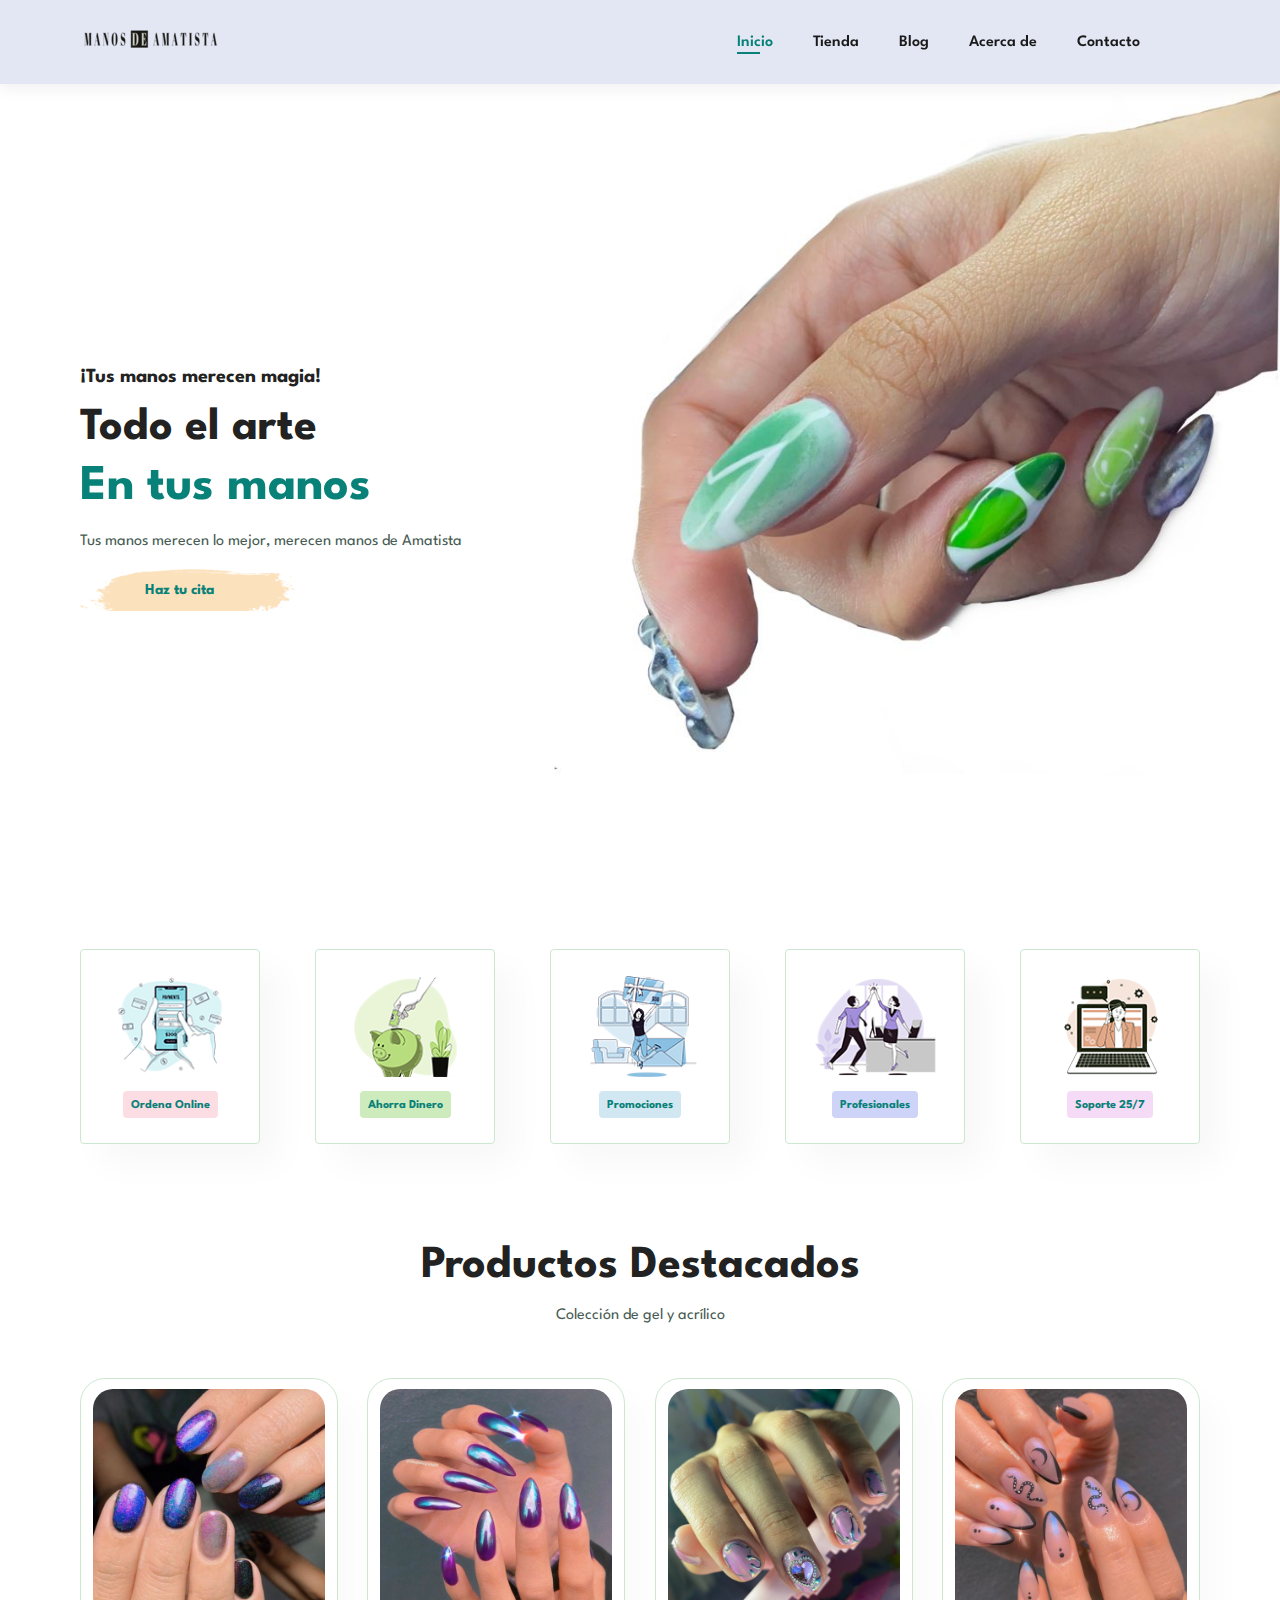
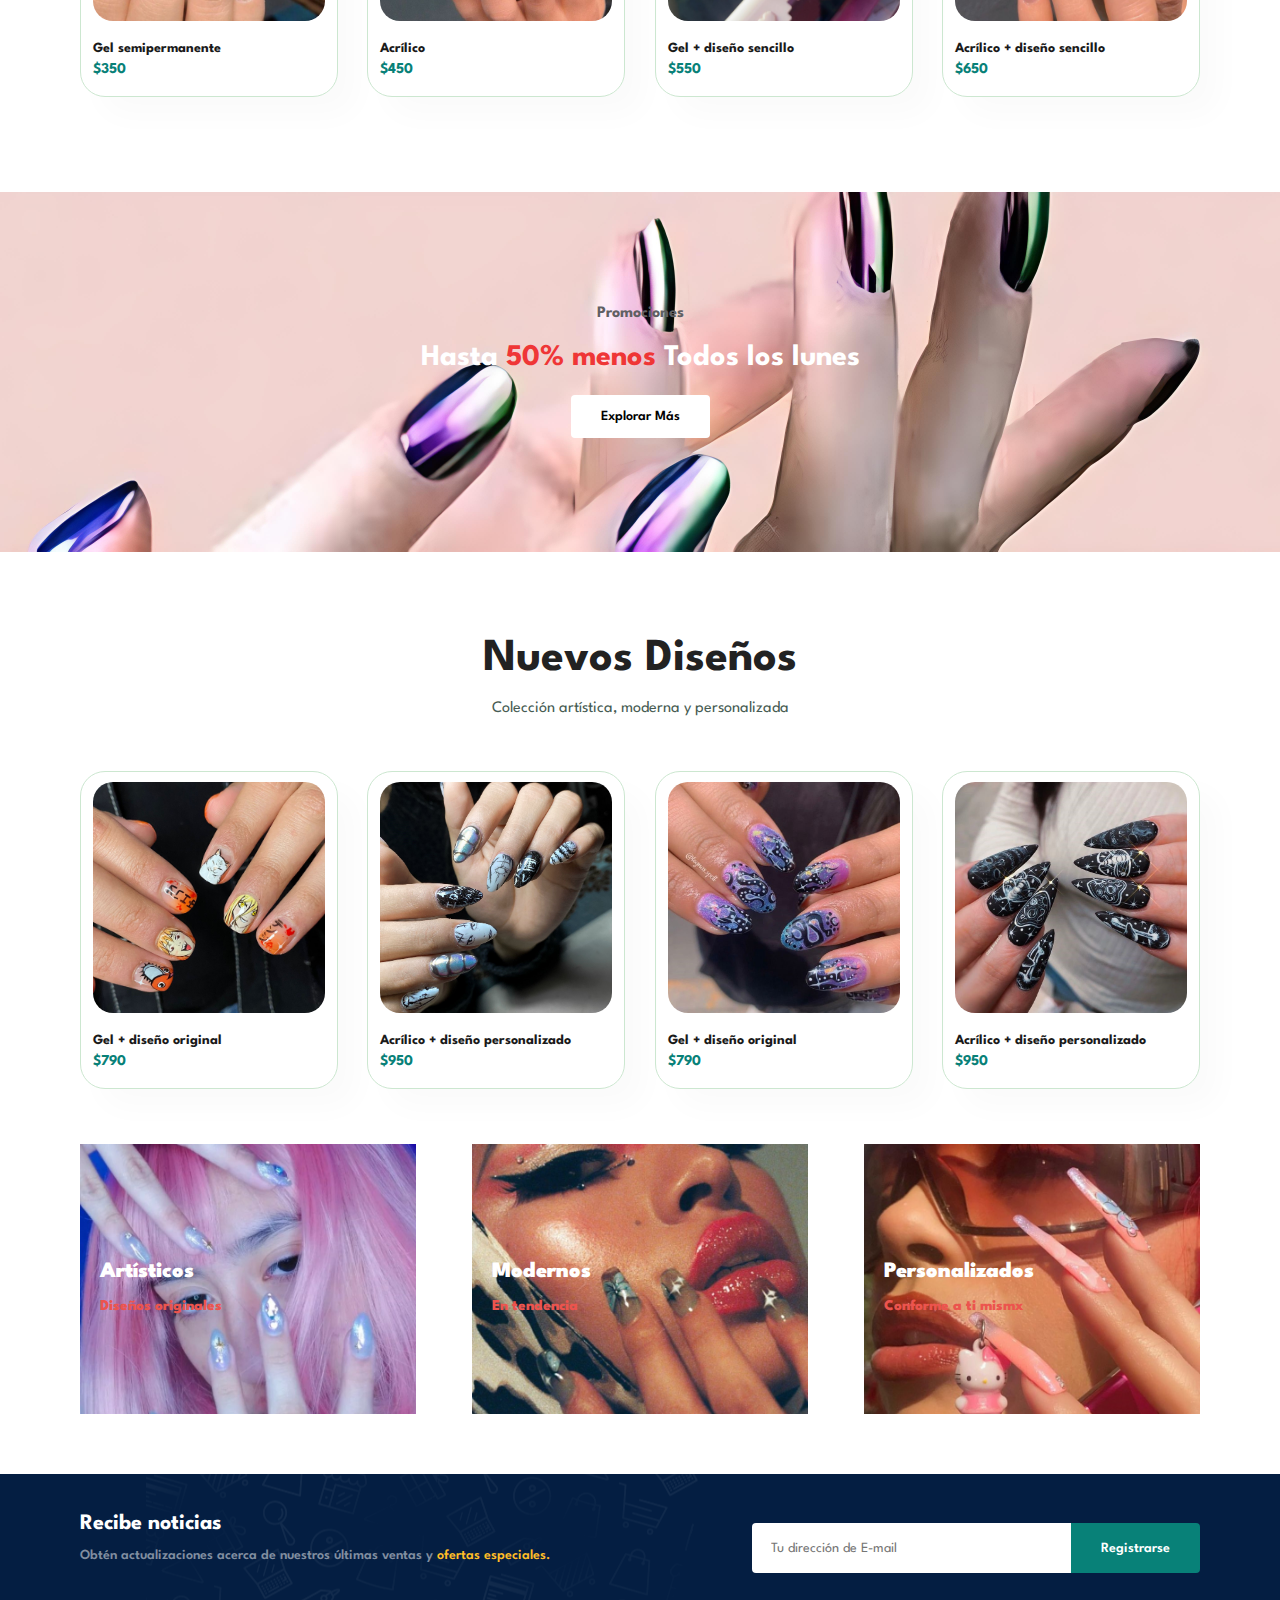
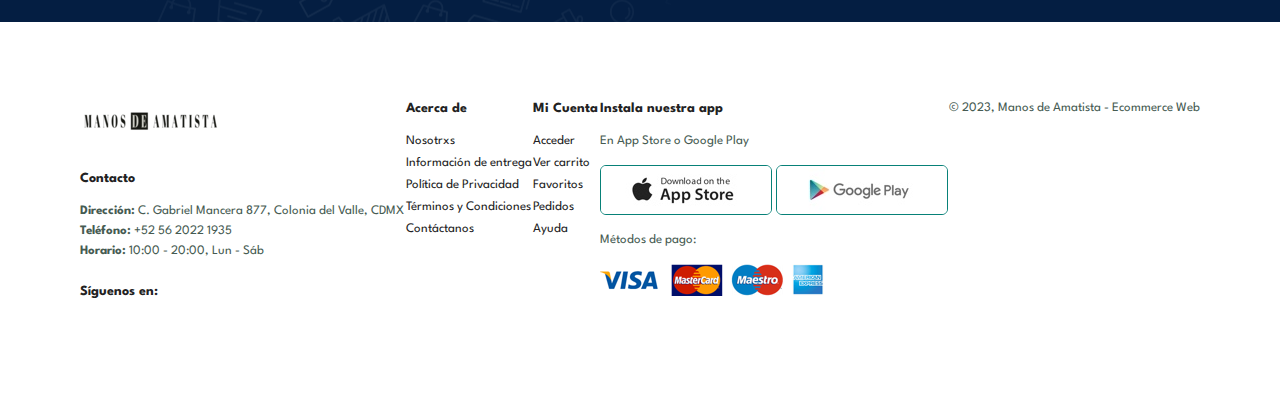
<file: index.html>
<!DOCTYPE html>
<html lang="en">

    <head>
        <meta charset="UTF-8">
        <meta http-equiv="X-UA-Compatible" content="IE=edge">
        <meta name="viewport" content="width=device-width, initial-scale=1.0">
        <title>Manos de Amatista</title>
        <link rel="stylesheet" href="https://cdnjs.cloudflare.com/ajax/libs/font-awesome/6.4.0/css/all.min.css" 
        integrity="sha512-iecdLmaskl7CVkqkXNQ/ZH/XLlvWZOJyj7Yy7tcenmpD1ypASozpmT/E0iPtmFIB46ZmdtAc9eNBvH0H/ZpiBw==" 
        crossorigin="anonymous" referrerpolicy="no-referrer" />
        <link rel="stylesheet" href="style.css">
    </head>

    <body>
        
        <section id="header"> 
            <a href="#"><img src="img/logo.png" class="logo" alt=""></a>

            <div>
                <ul id="navbar">
                    <li><a class="active" href="index.html">Inicio</a></li>
                    <li><a href="shop.html">Tienda</a></li>
                    <li><a href="blog.html">Blog</a></li>
                    <li><a href="about.html">Acerca de</a></li>
                    <li><a href="contact.html">Contacto</a></li>
                    <li id="lg-bag"><a href="cart.html"><i class="fa-solid fa-bag-shopping"></i></a></li>
                    <a href="#" id="close"><i class="fa-solid fa-xmark"></i></a>
                </ul>
            </div>
            <div id="mobile">    
                <a href="cart.html"><i class="fa-solid fa-bag-shopping"></i></a>
                <i id="bar" class="fas fa-outdent"></i>
            </div>
        </section>

        <section id="hero">
            <h4>¡Tus manos merecen magia!</h4>
            <h2>Todo el arte</h2>
            <h1>En tus manos</h1>
            <p>Tus manos merecen lo mejor, merecen manos de Amatista</p>
            <button>Haz tu cita</button>
        </section>

        <section id="feature" class="section-p1">
            <div class="fe-box">
                <img src="img/features/f1.png" alt="">
                <h6>Ordena Online</h6>
            </div>
            <div class="fe-box">
                <img src="img/features/f3.png" alt="">
                <h6>Ahorra Dinero</h6>
            </div>
            <div class="fe-box">
                <img src="img/features/f4.png" alt="">
                <h6>Promociones</h6>
            </div>
            <div class="fe-box">
                <img src="img/features/f5.png" alt="">
                <h6>Profesionales</h6>
            </div>
            <div class="fe-box">
                <img src="img/features/f6.png" alt="">
                <h6>Soporte 25/7</h6>
            </div>
        </section>

        <section id="product1" class="section-p1">
            <h2>Productos Destacados</h2>
            <p>Colección de gel y acrílico</p>
            <div class="pro-container">
                <div class="pro">
                    <img src="img/products/f1.jpg" alt="">
                    <div class="des">
                        
                        <h5>Gel semipermanente</h5>
                        <div class="star">
                            <i class="fas fa-star"></i>
                            <i class="fas fa-star"></i>
                            <i class="fas fa-star"></i>
                            <i class="fas fa-star"></i>
                            <i class="fas fa-star"></i>         
                        </div>
                        <h4>$350</h4>
                    </div> 
      
                </div>
                <div class="pro">
                    <img src="img/products/f2.jpg" alt="">
                    <div class="des">
                        
                        <h5>Acrílico</h5>
                        <div class="star">
                            <i class="fas fa-star"></i>
                            <i class="fas fa-star"></i>
                            <i class="fas fa-star"></i>
                            <i class="fas fa-star"></i>
                            <i class="fas fa-star"></i>         
                        </div>
                        <h4>$450</h4>
                    </div> 
                         
                </div>
                <div class="pro">
                    <img src="img/products/f3.jpg" alt="">
                    <div class="des">
                        
                        <h5>Gel + diseño sencillo</h5>
                        <div class="star">
                            <i class="fas fa-star"></i>
                            <i class="fas fa-star"></i>
                            <i class="fas fa-star"></i>
                            <i class="fas fa-star"></i>
                            <i class="fas fa-star"></i>         
                        </div>
                        <h4>$550</h4>
                    </div> 
                        
                </div>
                <div class="pro">
                    <img src="img/products/f4.jpg" alt="">
                    <div class="des">
                        <h5>Acrílico + diseño sencillo</h5>
                        <div class="star">
                            <i class="fas fa-star"></i>
                            <i class="fas fa-star"></i>
                            <i class="fas fa-star"></i>
                            <i class="fas fa-star"></i>
                            <i class="fas fa-star"></i>         
                        </div>
                        <h4>$650</h4>
                    </div> 
                     
                </div>
            </div>
        </section>

        <section id="banner" class="section-m1">
            <h4>Promociones</h4>
            <h2>Hasta <span>50% menos</span> Todos los lunes </h2>
            <button class="normal">Explorar Más</button>

        </section>

        <section id="product1" class="section-p1">
            <h2>Nuevos Diseños</h2>
            <p>Colección artística, moderna y personalizada</p>
            <div class="pro-container">
                <div class="pro">
                    <img src="img/products/n1.jpg" alt="">
                    <div class="des">
                       
                        <h5>Gel + diseño original</h5>
                        <div class="star">
                            <i class="fas fa-star"></i>
                            <i class="fas fa-star"></i>
                            <i class="fas fa-star"></i>
                            <i class="fas fa-star"></i>
                            <i class="fas fa-star"></i>         
                        </div>
                        <h4>$790</h4>
                    </div> 
                         
                </div>
                <div class="pro">
                    <img src="img/products/n2.jpg" alt="">
                    <div class="des">
                        
                        <h5>Acrílico + diseño personalizado</h5>
                        <div class="star">
                            <i class="fas fa-star"></i>
                            <i class="fas fa-star"></i>
                            <i class="fas fa-star"></i>
                            <i class="fas fa-star"></i>
                            <i class="fas fa-star"></i>         
                        </div>
                        <h4>$950</h4>
                    </div> 
                          
                </div>
                <div class="pro">
                    <img src="img/products/n3.jpg" alt="">
                    <div class="des">
                       
                        <h5>Gel + diseño original</h5>
                        <div class="star">
                            <i class="fas fa-star"></i>
                            <i class="fas fa-star"></i>
                            <i class="fas fa-star"></i>
                            <i class="fas fa-star"></i>
                            <i class="fas fa-star"></i>         
                        </div>
                        <h4>$790</h4>
                    </div> 
                        
                </div>
                <div class="pro">
                    <img src="img/products/n4.jpg" alt="">
                    <div class="des">
                        
                        <h5>Acrílico + diseño personalizado</h5>
                        <div class="star">
                            <i class="fas fa-star"></i>
                            <i class="fas fa-star"></i>
                            <i class="fas fa-star"></i>
                            <i class="fas fa-star"></i>
                            <i class="fas fa-star"></i>         
                        </div>
                        <h4>$950</h4>
                    </div> 
                   
                </div>
            </div>
        </section>

        <section id="banner3">
            <div class="banner-box">
                <h2>Artísticos</h2>
                <h3>Diseños originales</h3>           
            </div>
            <div class="banner-box banner-box2">
                <h2>Modernos</h2>
                <h3>En tendencia</h3>           
            </div>
            <div class="banner-box banner-box3">
                <h2>Personalizados</h2>
                <h3>Conforme a ti mismx</h3>           
            </div>
        </section>

        <section id="newsletter" class="section-p1 section-m1">
            <div class="newstext">
                <h4>Recibe noticias</h4>
                <p>Obtén actualizaciones acerca de nuestros últimas ventas y <span>ofertas especiales.</span> </p>
            </div>
            <div class="form">
                <input type="text" placeholder="Tu dirección de E-mail">
                <button class="normal">Registrarse</button>
            </div>
        </section>

        <footer class="section-p1">
            <div class="col">
                <img class="logo" src="img/logo.png" alt="">
                <h4>Contacto</h4>
                <p><strong>Dirección: </strong> C. Gabriel Mancera 877, Colonia del Valle, CDMX</p>
                <p><strong>Teléfono: </strong> +52 56 2022 1935</p>
                <p><strong>Horario: </strong> 10:00 - 20:00, Lun - Sáb</p>
                <div class="follow">
                    <h4>Síguenos en:</h4>
                    <div class="icon">
                        <i class="fab fa-facebook-f"></i>
                        <i class="fab fa-twitter"></i>
                        <i class="fab fa-instagram"></i>
                        <i class="fab fa-pinterest"></i>
                        <i class="fab fa-youtube"></i>
                    </div>
                </div>
            </div>

            <div class="col">
                <h4>Acerca de</h4>
                <a href="#">Nosotrxs</a>
                <a href="#">Información de entrega</a>
                <a href="#">Política de Privacidad</a>
                <a href="#">Términos y Condiciones</a>
                <a href="#">Contáctanos</a>
            </div>

            <div class="col">
                <h4>Mi Cuenta</h4>
                <a href="#">Acceder</a>
                <a href="#">Ver carrito</a>
                <a href="#">Favoritos</a>
                <a href="#">Pedidos </a>
                <a href="#">Ayuda</a>
            </div>

            <div class="col install">
                <h4>Instala nuestra app</h4>
                <p>En App Store o Google Play</p>
                <div class="row">
                    <img src="img/pay/app.jpg" alt="">
                    <img src="img/pay/play.jpg" alt="">
                </div>
                <p>Métodos de pago:</p>
                <img src="img/pay/pay.png" alt="">
            </div>

            <div class="derechos de autor">
                <p>© 2023, Manos de Amatista - Ecommerce Web</p>
            </div>
        </footer>

        <script src="script.js"></script>
    </body>

</html>
</file>
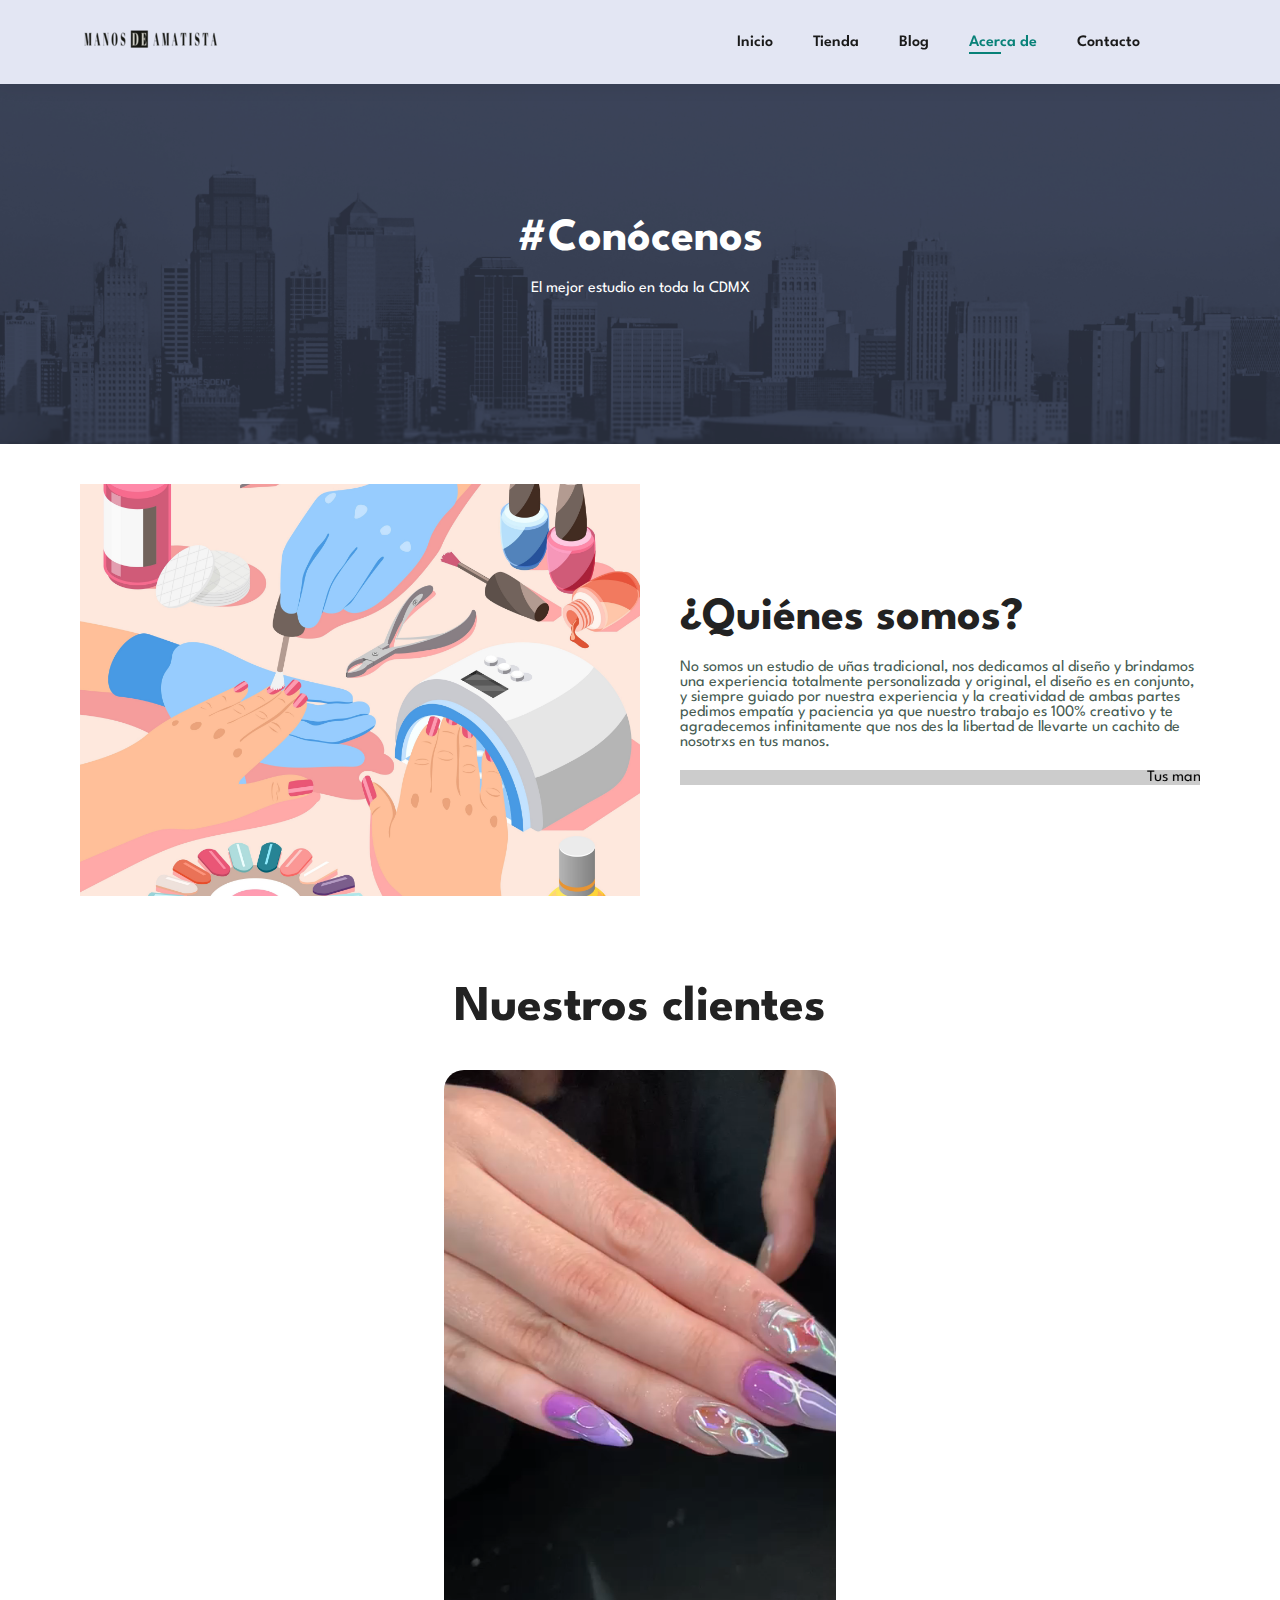
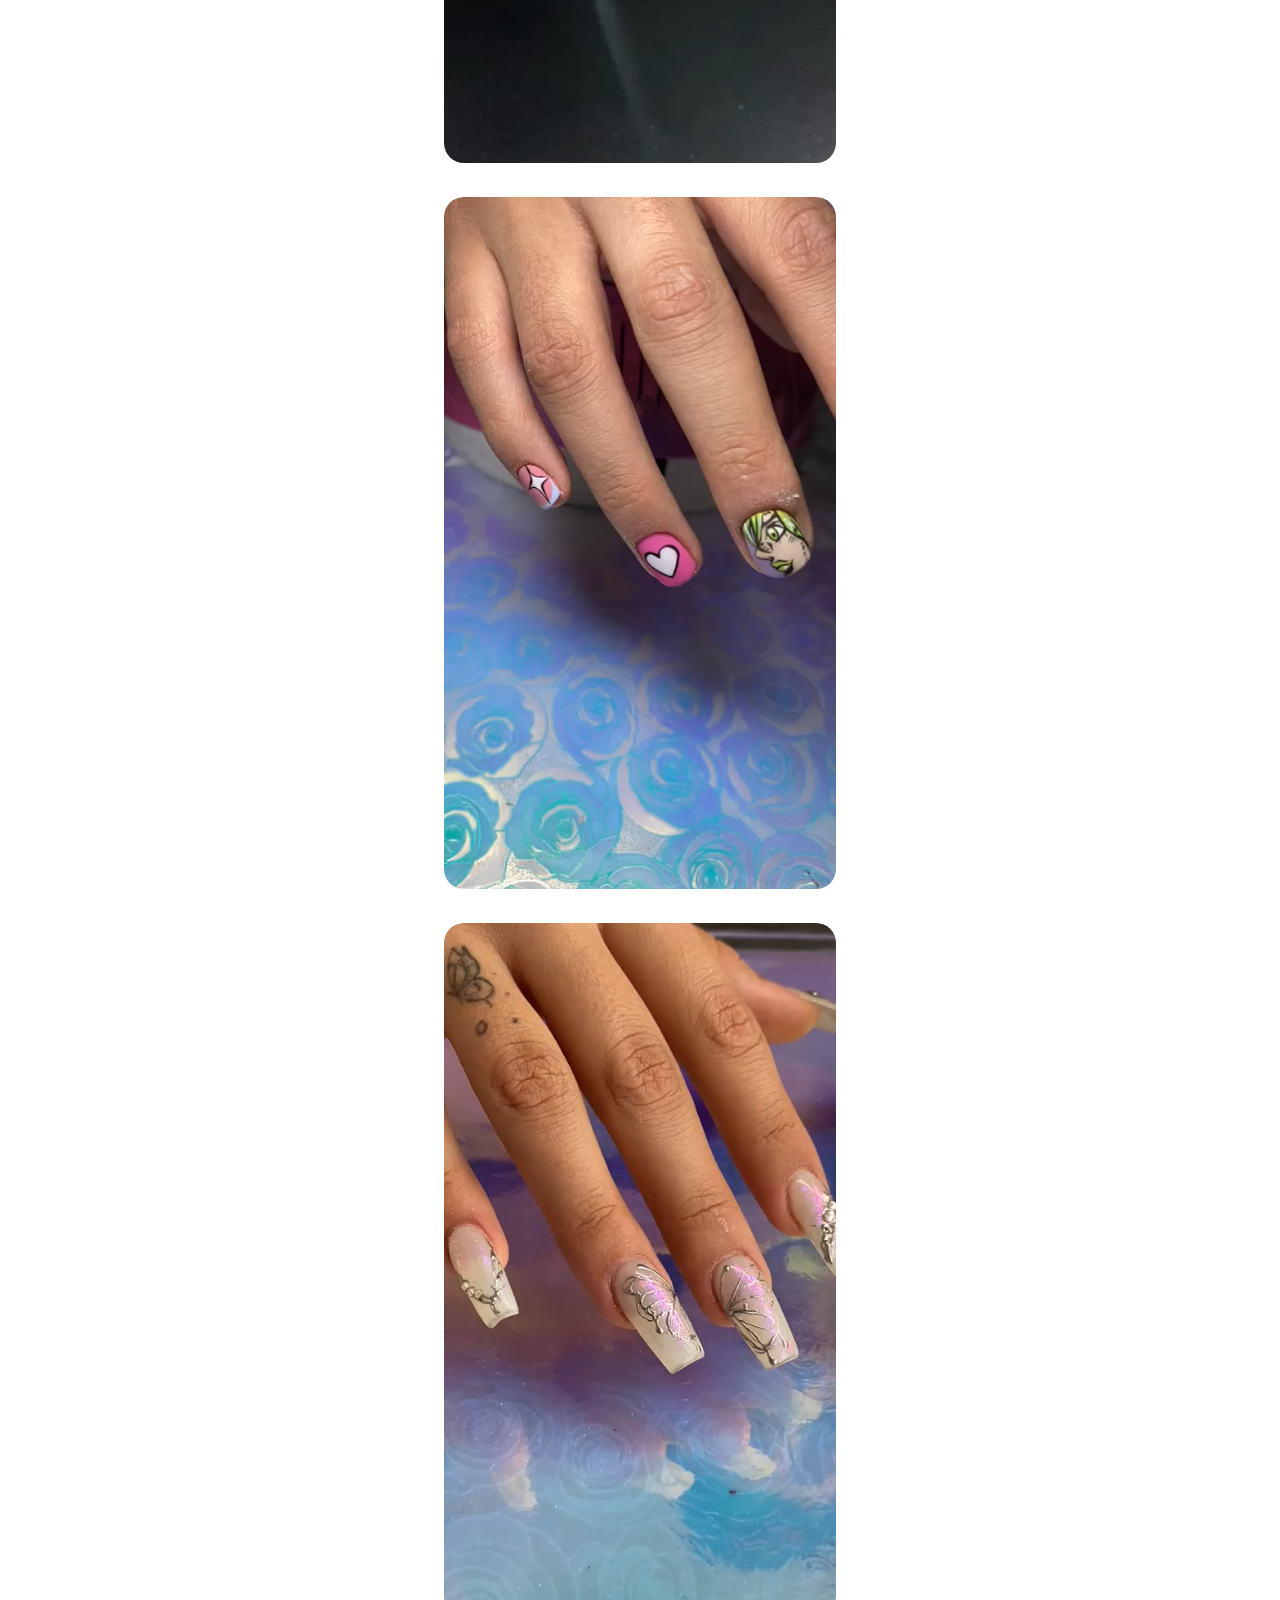
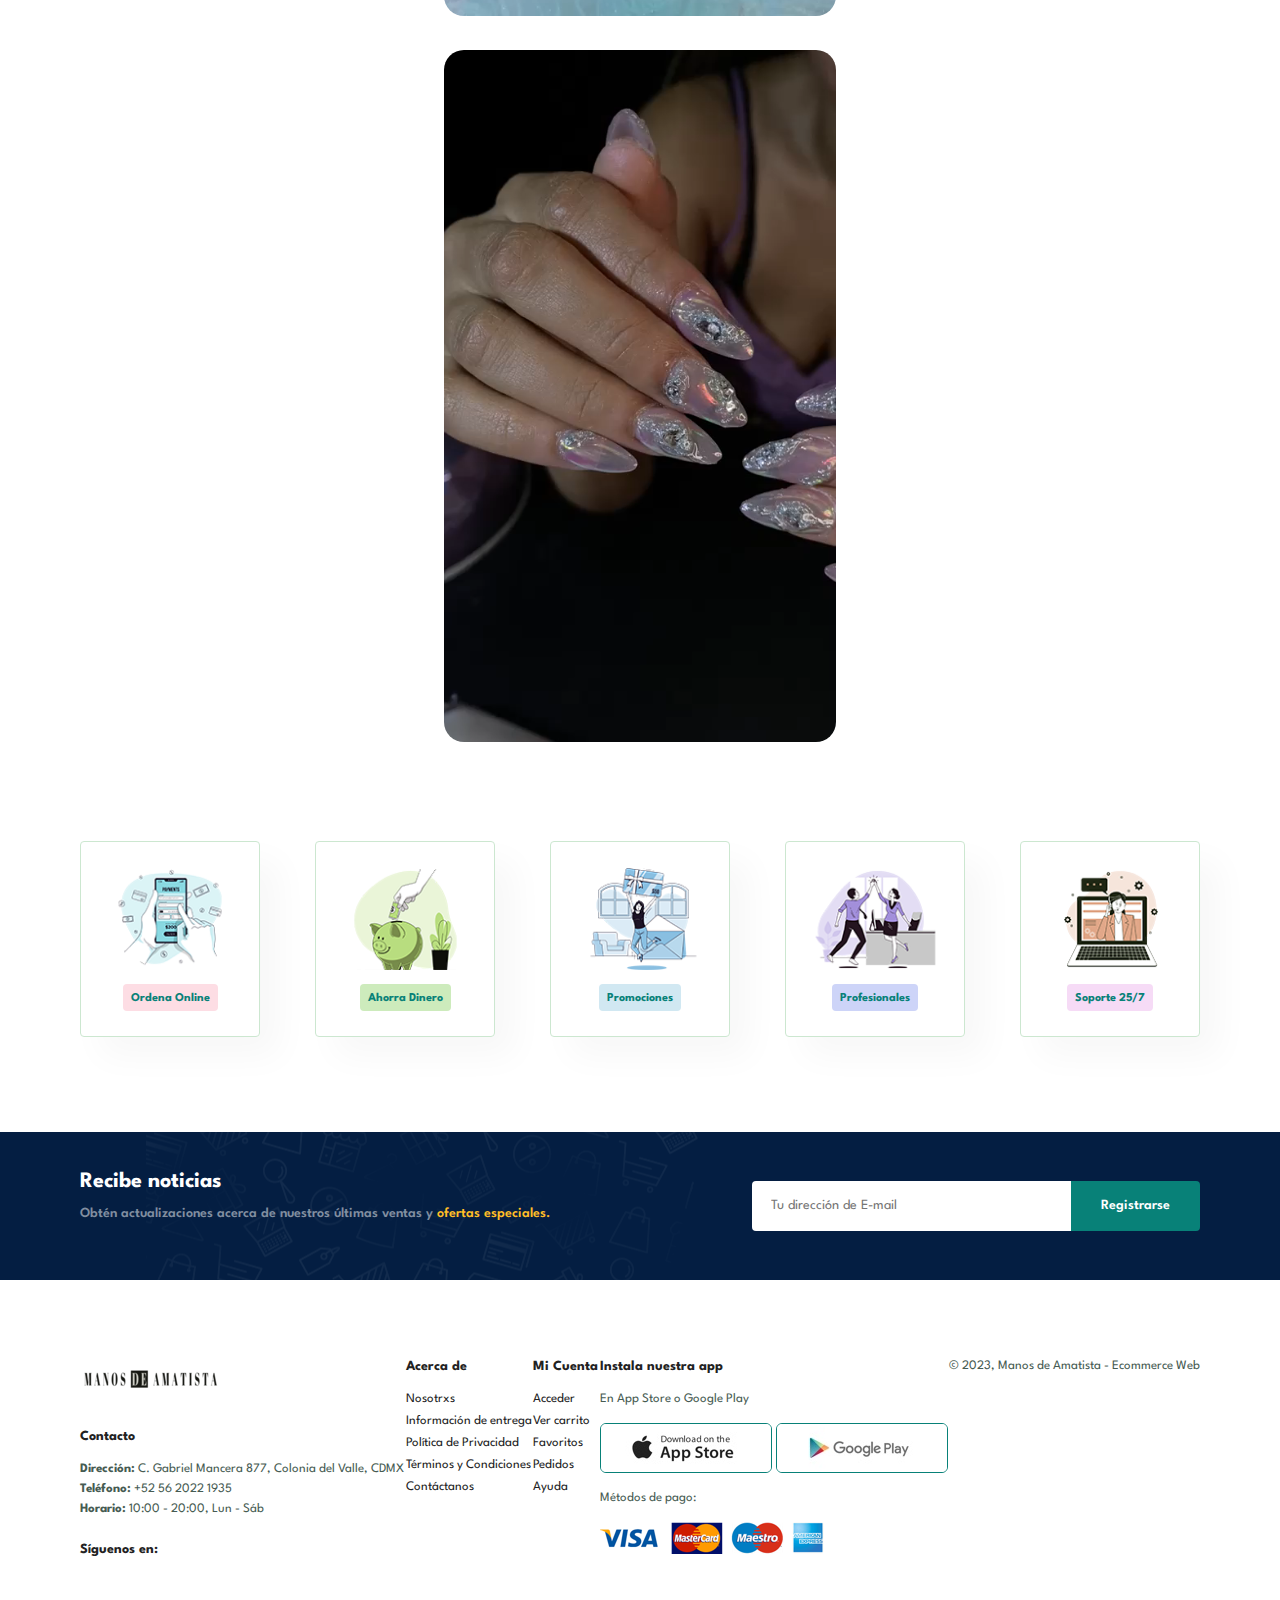
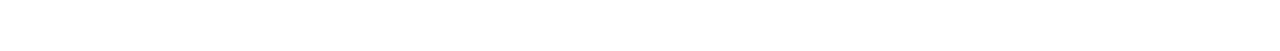
<file: about.html>
<!DOCTYPE html>
<html lang="en">

    <head>
        <meta charset="UTF-8">
        <meta http-equiv="X-UA-Compatible" content="IE=edge">
        <meta name="viewport" content="width=device-width, initial-scale=1.0">
        <title>Manos de Amatista</title>
        <link rel="stylesheet" href="https://cdnjs.cloudflare.com/ajax/libs/font-awesome/6.4.0/css/all.min.css" 
        integrity="sha512-iecdLmaskl7CVkqkXNQ/ZH/XLlvWZOJyj7Yy7tcenmpD1ypASozpmT/E0iPtmFIB46ZmdtAc9eNBvH0H/ZpiBw==" 
        crossorigin="anonymous" referrerpolicy="no-referrer" />
        <link rel="stylesheet" href="style.css">
    </head>

    <body>
        
        <section id="header"> 
            <a href="#"><img src="img/logo.png" class="logo" alt=""></a>

            <div>
                <ul id="navbar">
                    <li><a href="index.html">Inicio</a></li>
                    <li><a href="shop.html">Tienda</a></li>
                    <li><a href="blog.html">Blog</a></li>
                    <li><a class="active" href="about.html">Acerca de</a></li>
                    <li><a href="contact.html">Contacto</a></li>
                    <li id="lg-bag"><a href="cart.html"><i class="fa-solid fa-bag-shopping"></i></a></li>
                    <a href="#" id="close"><i class="fa-solid fa-xmark"></i></a>
                </ul>
            </div>
            <div id="mobile">    
                <a href="cart.html"><i class="fa-solid fa-bag-shopping"></i></a>
                <i id="bar" class="fas fa-outdent"></i>
            </div>
        </section>

        <section id="page-header" class="about-header">
            <h2>#Conócenos</h2> 
            <p>El mejor estudio en toda la CDMX</p>
        </section>

        <section id="about-head" class="section-p1">
            <img src="img/about/a6.jpg" alt="">
            <div>
                <h2>¿Quiénes somos?</h2>
                <p>No somos un estudio de uñas tradicional, nos dedicamos al diseño y brindamos una 
                    experiencia totalmente personalizada y original, el diseño es en conjunto, y siempre 
                    guiado por nuestra experiencia y la creatividad de ambas partes pedimos empatía y paciencia
                     ya que nuestro trabajo es 100% creativo y te agradecemos infinitamente que nos des la libertad 
                     de llevarte un cachito de nosotrxs en tus manos.</p>
                      

                      <marquee bgcolor="#ccc" loop="-1" scrollamout="5" width="100%">Tus manos merecen lo mejor, merecen manos de Amatista...</marquee>
            </div>
        </section>

        <section id="about-app" class="section-p1">
            <h1>Nuestros clientes</h1>
            <div class="video">
                <video autoplay muted loop src="img/about/x.mp4"></video>
            </div>
            <div class="video">
                <video autoplay muted loop src="img/about/y.mp4"></video>
            </div>
            <div class="video">
                <video autoplay muted loop src="img/about/z.mp4"></video>
            </div>
            <div class="video">
                <video autoplay muted loop src="img/about/o.mp4"></video>
            </div>

        </section>

        <section id="feature" class="section-p1">
            <div class="fe-box">
                <img src="img/features/f1.png" alt="">
                <h6>Ordena Online</h6>
            </div>
            <div class="fe-box">
                <img src="img/features/f3.png" alt="">
                <h6>Ahorra Dinero</h6>
            </div>
            <div class="fe-box">
                <img src="img/features/f4.png" alt="">
                <h6>Promociones</h6>
            </div>
            <div class="fe-box">
                <img src="img/features/f5.png" alt="">
                <h6>Profesionales</h6>
            </div>
            <div class="fe-box">
                <img src="img/features/f6.png" alt="">
                <h6>Soporte 25/7</h6>
            </div>
        </section>

        <section id="newsletter" class="section-p1 section-m1">
            <div class="newstext">
                <h4>Recibe noticias</h4>
                <p>Obtén actualizaciones acerca de nuestros últimas ventas y <span>ofertas especiales.</span> </p>
            </div>
            <div class="form">
                <input type="text" placeholder="Tu dirección de E-mail">
                <button class="normal">Registrarse</button>
            </div>
        </section>

        <footer class="section-p1">
            <div class="col">
                <img class="logo" src="img/logo.png" alt="">
                <h4>Contacto</h4>
                <p><strong>Dirección: </strong> C. Gabriel Mancera 877, Colonia del Valle, CDMX</p>
                <p><strong>Teléfono: </strong> +52 56 2022 1935</p>
                <p><strong>Horario: </strong> 10:00 - 20:00, Lun - Sáb</p>
                <div class="follow">
                    <h4>Síguenos en:</h4>
                    <div class="icon">
                        <i class="fab fa-facebook-f"></i>
                        <i class="fab fa-twitter"></i>
                        <i class="fab fa-instagram"></i>
                        <i class="fab fa-pinterest"></i>
                        <i class="fab fa-youtube"></i>
                    </div>
                </div>
            </div>

            <div class="col">
                <h4>Acerca de</h4>
                <a href="#">Nosotrxs</a>
                <a href="#">Información de entrega</a>
                <a href="#">Política de Privacidad</a>
                <a href="#">Términos y Condiciones</a>
                <a href="#">Contáctanos</a>
            </div>

            <div class="col">
                <h4>Mi Cuenta</h4>
                <a href="#">Acceder</a>
                <a href="#">Ver carrito</a>
                <a href="#">Favoritos</a>
                <a href="#">Pedidos </a>
                <a href="#">Ayuda</a>
            </div>

            <div class="col install">
                <h4>Instala nuestra app</h4>
                <p>En App Store o Google Play</p>
                <div class="row">
                    <img src="img/pay/app.jpg" alt="">
                    <img src="img/pay/play.jpg" alt="">
                </div>
                <p>Métodos de pago:</p>
                <img src="img/pay/pay.png" alt="">
            </div>

            <div class="derechos de autor">
                <p>© 2023, Manos de Amatista - Ecommerce Web</p>
            </div>
        </footer>


        <script src="script.js"></script>
    </body>

</html>
</file>
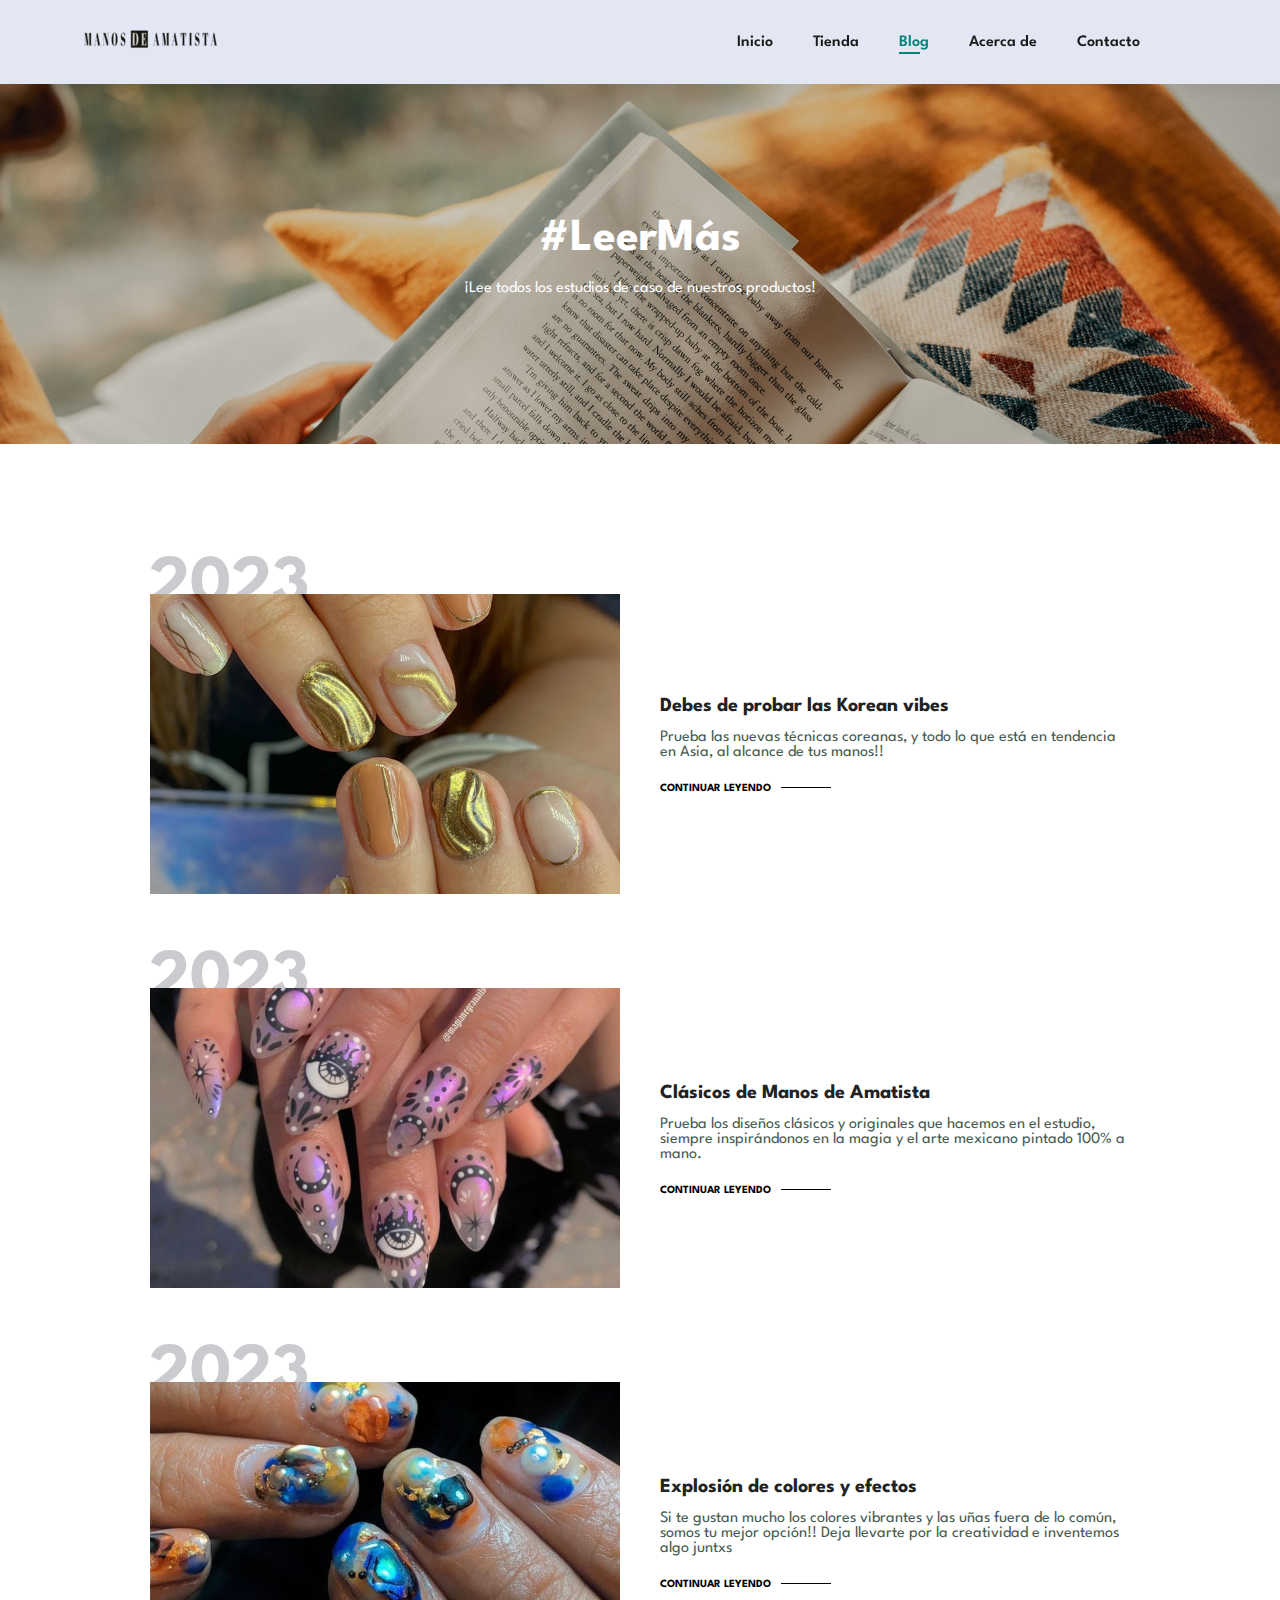
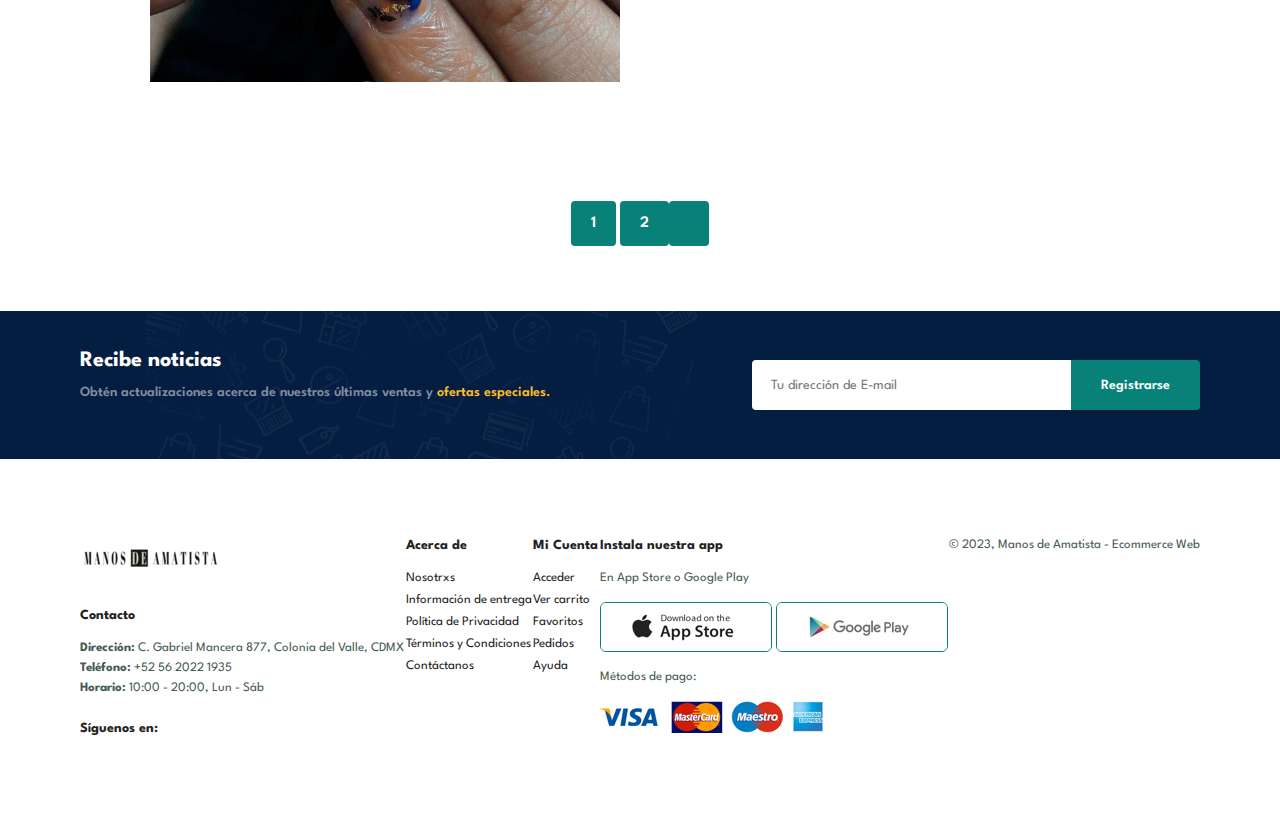
<file: blog.html>
<!DOCTYPE html>
<html lang="en">

    <head>
        <meta charset="UTF-8">
        <meta http-equiv="X-UA-Compatible" content="IE=edge">
        <meta name="viewport" content="width=device-width, initial-scale=1.0">
        <title>Manos de Amatista</title>
        <link rel="stylesheet" href="https://cdnjs.cloudflare.com/ajax/libs/font-awesome/6.4.0/css/all.min.css" 
        integrity="sha512-iecdLmaskl7CVkqkXNQ/ZH/XLlvWZOJyj7Yy7tcenmpD1ypASozpmT/E0iPtmFIB46ZmdtAc9eNBvH0H/ZpiBw==" 
        crossorigin="anonymous" referrerpolicy="no-referrer" />
        <link rel="stylesheet" href="style.css">
    </head>

    <body>
        
        <section id="header"> 
            <a href="#"><img src="img/logo.png" class="logo" alt=""></a>

            <div>
                <ul id="navbar">
                    <li><a href="index.html">Inicio</a></li>
                    <li><a href="shop.html">Tienda</a></li>
                    <li><a class="active" href="blog.html">Blog</a></li>
                    <li><a href="about.html">Acerca de</a></li>
                    <li><a href="contact.html">Contacto</a></li>
                    <li id="lg-bag"><a href="cart.html"><i class="fa-solid fa-bag-shopping"></i></a></li>
                    <a href="#" id="close"><i class="fa-solid fa-xmark"></i></a>
                </ul>
            </div>
            <div id="mobile">    
                <a href="cart.html"><i class="fa-solid fa-bag-shopping"></i></a>
                <i id="bar" class="fas fa-outdent"></i>
            </div>
        </section>

        <section id="page-header" class="blog-header">
            <h2>#LeerMás</h2> 
            <p>¡Lee todos los estudios de caso de nuestros productos!</p>
        </section>

        <section id="blog">
            <div class="blog-box">
                <div class="blog-img">
                    <img src="img/blog/b1.jpg" alt="">
                </div>
                <div class="blog-details">
                    <h4>Debes de probar las Korean vibes</h4>
                    <p>Prueba las nuevas técnicas coreanas, y todo 
                        lo que está en tendencia en Asia, al alcance
                         de tus manos!!</p>
                    <a href="#">CONTINUAR LEYENDO</a>
                </div>
                <h1>2023</h1>
            </div>
            <div class="blog-box">
                <div class="blog-img">
                    <img src="img/blog/b2.jpg" alt="">
                </div>
                <div class="blog-details">
                    <h4>Clásicos de Manos de Amatista</h4>
                    <p>Prueba los diseños clásicos y originales que 
                        hacemos en el estudio, siempre inspirándonos
                         en la magia y el arte mexicano pintado 100% a mano.</p>
                    <a href="#">CONTINUAR LEYENDO</a>
                </div>
                <h1>2023</h1>
            </div>
            <div class="blog-box">
                <div class="blog-img">
                    <img src="img/blog/b3.jpg" alt="">
                </div>
                <div class="blog-details">
                    <h4>Explosión de colores y efectos</h4>
                    <p>Si te gustan mucho los colores vibrantes y las uñas fuera de lo común, 
                        somos tu mejor opción!! Deja llevarte por la creatividad e inventemos 
                        algo juntxs</p>
                    <a href="#">CONTINUAR LEYENDO</a>
                </div>
                <h1>2023</h1>
            </div>
           
        </section>

        <section id="pagination" class="section-p1">
            <a href="#">1</a>
            <a href="#">2</a>
            <a href="#"><i class="fa-solid fa-arrow-right"></i></a>
        </section>

        <section id="newsletter" class="section-p1 section-m1">
            <div class="newstext">
                <h4>Recibe noticias</h4>
                <p>Obtén actualizaciones acerca de nuestros últimas ventas y <span>ofertas especiales.</span> </p>
            </div>
            <div class="form">
                <input type="text" placeholder="Tu dirección de E-mail">
                <button class="normal">Registrarse</button>
            </div>
        </section>

        <footer class="section-p1">
            <div class="col">
                <img class="logo" src="img/logo.png" alt="">
                <h4>Contacto</h4>
                <p><strong>Dirección: </strong> C. Gabriel Mancera 877, Colonia del Valle, CDMX</p>
                <p><strong>Teléfono: </strong> +52 56 2022 1935</p>
                <p><strong>Horario: </strong> 10:00 - 20:00, Lun - Sáb</p>
                <div class="follow">
                    <h4>Síguenos en:</h4>
                    <div class="icon">
                        <i class="fab fa-facebook-f"></i>
                        <i class="fab fa-twitter"></i>
                        <i class="fab fa-instagram"></i>
                        <i class="fab fa-pinterest"></i>
                        <i class="fab fa-youtube"></i>
                    </div>
                </div>
            </div>

            <div class="col">
                <h4>Acerca de</h4>
                <a href="#">Nosotrxs</a>
                <a href="#">Información de entrega</a>
                <a href="#">Política de Privacidad</a>
                <a href="#">Términos y Condiciones</a>
                <a href="#">Contáctanos</a>
            </div>

            <div class="col">
                <h4>Mi Cuenta</h4>
                <a href="#">Acceder</a>
                <a href="#">Ver carrito</a>
                <a href="#">Favoritos</a>
                <a href="#">Pedidos </a>
                <a href="#">Ayuda</a>
            </div>

            <div class="col install">
                <h4>Instala nuestra app</h4>
                <p>En App Store o Google Play</p>
                <div class="row">
                    <img src="img/pay/app.jpg" alt="">
                    <img src="img/pay/play.jpg" alt="">
                </div>
                <p>Métodos de pago:</p>
                <img src="img/pay/pay.png" alt="">
            </div>

            <div class="derechos de autor">
                <p>© 2023, Manos de Amatista - Ecommerce Web</p>
            </div>
        </footer>


        <script src="script.js"></script>
    </body>

</html>
</file>
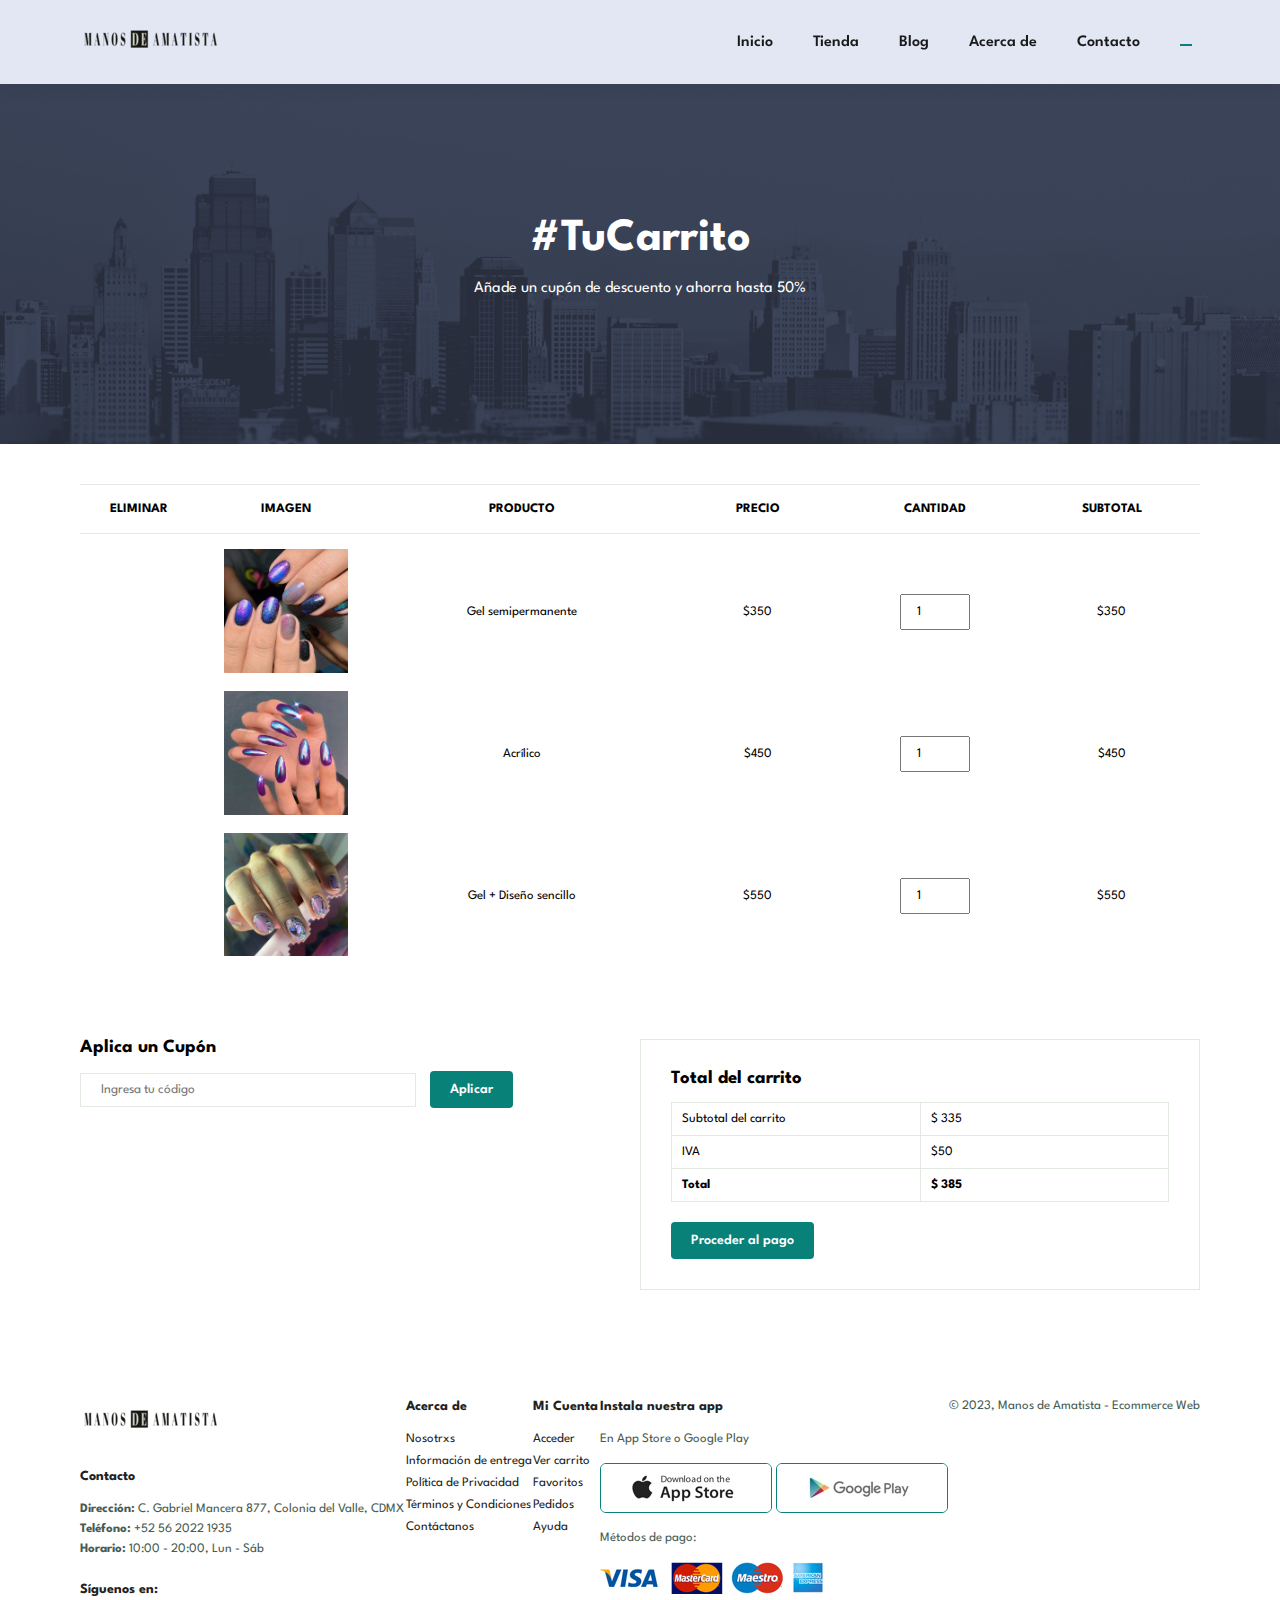
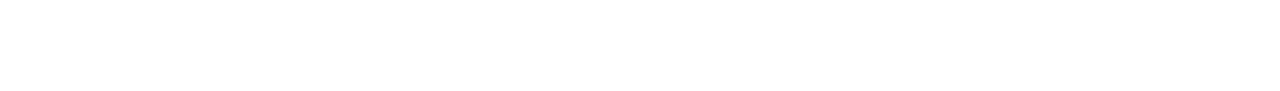
<file: cart.html>
<!DOCTYPE html>
<html lang="en">

    <head>
        <meta charset="UTF-8">
        <meta http-equiv="X-UA-Compatible" content="IE=edge">
        <meta name="viewport" content="width=device-width, initial-scale=1.0">
        <title>Manos de Amatista</title>
        <link rel="stylesheet" href="https://cdnjs.cloudflare.com/ajax/libs/font-awesome/6.4.0/css/all.min.css" 
        integrity="sha512-iecdLmaskl7CVkqkXNQ/ZH/XLlvWZOJyj7Yy7tcenmpD1ypASozpmT/E0iPtmFIB46ZmdtAc9eNBvH0H/ZpiBw==" 
        crossorigin="anonymous" referrerpolicy="no-referrer" />
        <link rel="stylesheet" href="style.css">
    </head>

    <body>
        
        <section id="header"> 
            <a href="#"><img src="img/logo.png" class="logo" alt=""></a>

            <div>
                <ul id="navbar">
                    <li><a href="index.html">Inicio</a></li>
                    <li><a href="shop.html">Tienda</a></li>
                    <li><a href="blog.html">Blog</a></li>
                    <li><a href="about.html">Acerca de</a></li>
                    <li><a href="contact.html">Contacto</a></li>
                    <li id="lg-bag"><a class="active" href="cart.html"><i class="fa-solid fa-bag-shopping"></i></a></li>
                    <a href="#" id="close"><i class="fa-solid fa-xmark"></i></a>
                </ul>
            </div>
            <div id="mobile">    
                <a href="cart.html"><i class="fa-solid fa-bag-shopping"></i></a>
                <i id="bar" class="fas fa-outdent"></i>
            </div>
        </section>

        <section id="page-header" class="about-header">
            <h2>#TuCarrito</h2> 
            <p>Añade un cupón de descuento y ahorra hasta 50%</p>
        </section>
        
        <section id="cart" class="section-p1">
            <table width="100%">
                <thead>
                    <tr>
                        <td>Eliminar</td>
                        <td>Imagen</td>
                        <td>Producto</td>
                        <td>Precio</td>
                        <td>Cantidad</td>
                        <td>Subtotal</td>
                    </tr>
                </thead>
                <tbody>
                    <tr>
                        <td><a href="#"><i class="far fa-times-circle"></i></a></td>
                        <td><img src="img/products/f1.jpg" alt=""></td>
                        <td>Gel semipermanente</td>
                        <td>$350</td>
                        <td><input type="number" value="1"></td>
                        <td>$350</td>
                    </tr>
                    <tr>
                        <td><a href="#"><i class="far fa-times-circle"></i></a></td>
                        <td><img src="img/products/f2.jpg" alt=""></td>
                        <td>Acrílico</td>
                        <td>$450</td>
                        <td><input type="number" value="1"></td>
                        <td>$450</td>
                    </tr>
                    <tr>
                        <td><a href="#"><i class="far fa-times-circle"></i></a></td>
                        <td><img src="img/products/f3.jpg" alt=""></td>
                        <td>Gel + Diseño sencillo</td>
                        <td>$550</td>
                        <td><input type="number" value="1"></td>
                        <td>$550</td>
                    </tr>
                </tbody>
            </table>
        </section>

        <section id="cart-add" class="section-p1">
            <div id="coupon">
                <h3>Aplica un Cupón</h3>
                <div>
                    <input type="text" placeholder="Ingresa tu código">
                    <button class="normal">Aplicar</button>
                </div>
            </div>

            <div id="subtotal">
                <h3>Total del carrito</h3>
                <table>
                    <tr>
                        <td>Subtotal del carrito</td>
                        <td>$ 335</td>
                    </tr>
                    <tr>
                        <td>IVA</td>
                        <td>$50</td>
                    </tr>
                    <tr>
                        <td><strong>Total</strong></td>
                        <td><strong>$ 385</strong></td>
                    </tr>
                </table>
                <button class="normal">Proceder al pago</button>
            </div>
        </section>

        <footer class="section-p1">
            <div class="col">
                <img class="logo" src="img/logo.png" alt="">
                <h4>Contacto</h4>
                <p><strong>Dirección: </strong> C. Gabriel Mancera 877, Colonia del Valle, CDMX</p>
                <p><strong>Teléfono: </strong> +52 56 2022 1935</p>
                <p><strong>Horario: </strong> 10:00 - 20:00, Lun - Sáb</p>
                <div class="follow">
                    <h4>Síguenos en:</h4>
                    <div class="icon">
                        <i class="fab fa-facebook-f"></i>
                        <i class="fab fa-twitter"></i>
                        <i class="fab fa-instagram"></i>
                        <i class="fab fa-pinterest"></i>
                        <i class="fab fa-youtube"></i>
                    </div>
                </div>
            </div>

            <div class="col">
                <h4>Acerca de</h4>
                <a href="#">Nosotrxs</a>
                <a href="#">Información de entrega</a>
                <a href="#">Política de Privacidad</a>
                <a href="#">Términos y Condiciones</a>
                <a href="#">Contáctanos</a>
            </div>

            <div class="col">
                <h4>Mi Cuenta</h4>
                <a href="#">Acceder</a>
                <a href="#">Ver carrito</a>
                <a href="#">Favoritos</a>
                <a href="#">Pedidos </a>
                <a href="#">Ayuda</a>
            </div>

            <div class="col install">
                <h4>Instala nuestra app</h4>
                <p>En App Store o Google Play</p>
                <div class="row">
                    <img src="img/pay/app.jpg" alt="">
                    <img src="img/pay/play.jpg" alt="">
                </div>
                <p>Métodos de pago:</p>
                <img src="img/pay/pay.png" alt="">
            </div>

            <div class="derechos de autor">
                <p>© 2023, Manos de Amatista - Ecommerce Web</p>
            </div>
        </footer>

        <script src="script.js"></script>
    </body>

</html>
</file>
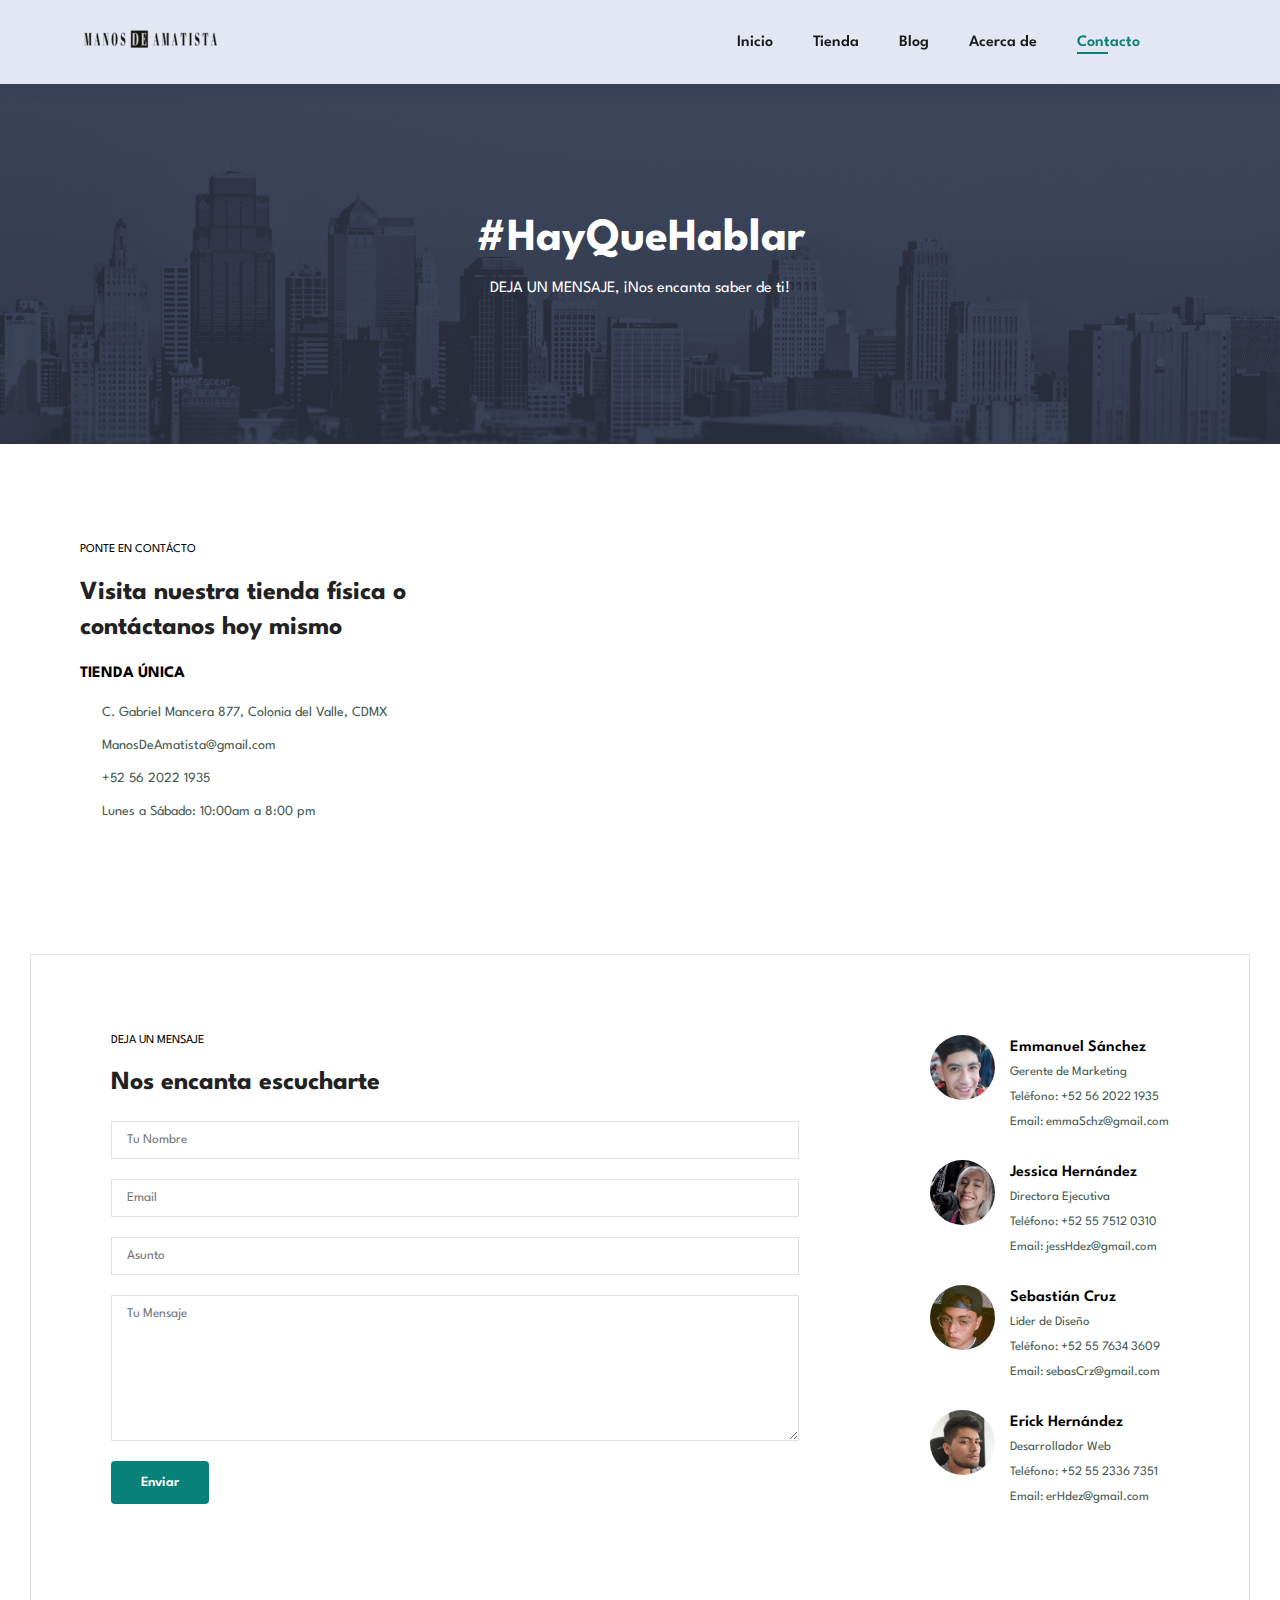
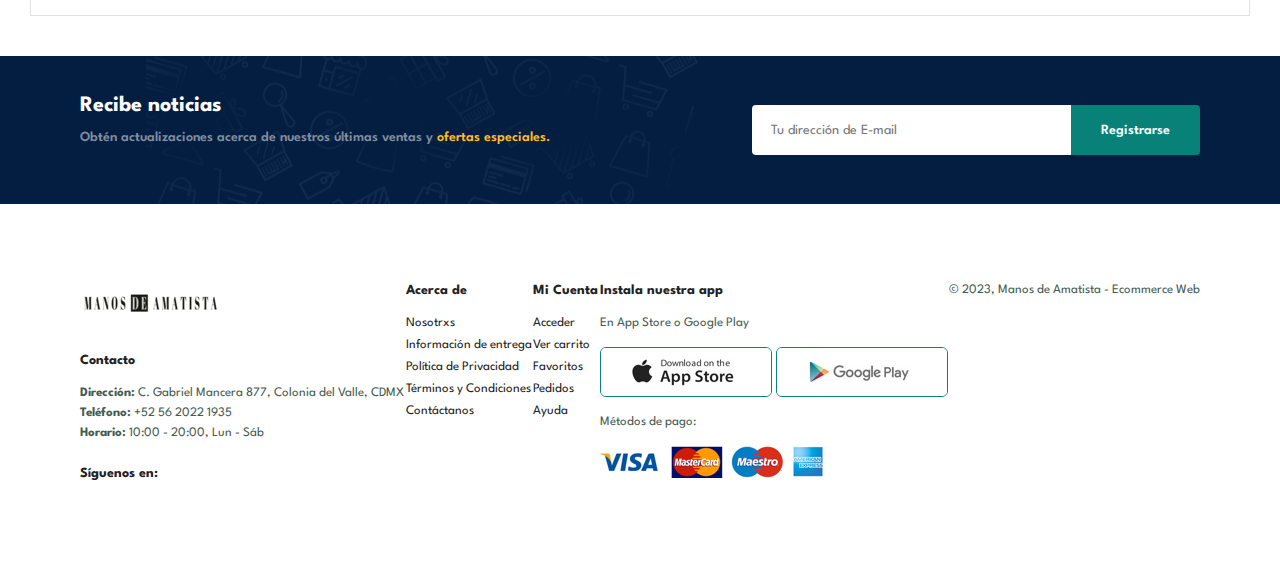
<file: contact.html>
<!DOCTYPE html>
<html lang="en">

    <head>
        <meta charset="UTF-8">
        <meta http-equiv="X-UA-Compatible" content="IE=edge">
        <meta name="viewport" content="width=device-width, initial-scale=1.0">
        <title>Manos de Amatista</title>
        <link rel="stylesheet" href="https://cdnjs.cloudflare.com/ajax/libs/font-awesome/6.4.0/css/all.min.css" 
        integrity="sha512-iecdLmaskl7CVkqkXNQ/ZH/XLlvWZOJyj7Yy7tcenmpD1ypASozpmT/E0iPtmFIB46ZmdtAc9eNBvH0H/ZpiBw==" 
        crossorigin="anonymous" referrerpolicy="no-referrer" />
        <link rel="stylesheet" href="style.css">
    </head>

    <body>
        
        <section id="header"> 
            <a href="#"><img src="img/logo.png" class="logo" alt=""></a>

            <div>
                <ul id="navbar">
                    <li><a href="index.html">Inicio</a></li>
                    <li><a href="shop.html">Tienda</a></li>
                    <li><a href="blog.html">Blog</a></li>
                    <li><a href="about.html">Acerca de</a></li>
                    <li><a class="active" href="contact.html">Contacto</a></li>
                    <li id="lg-bag"><a href="cart.html"><i class="fa-solid fa-bag-shopping"></i></a></li>
                    <a href="#" id="close"><i class="fa-solid fa-xmark"></i></a>
                </ul>
            </div>
            <div id="mobile">    
                <a href="cart.html"><i class="fa-solid fa-bag-shopping"></i></a>
                <i id="bar" class="fas fa-outdent"></i>
            </div>
        </section>

        <section id="page-header" class="about-header">
            <h2>#HayQueHablar</h2> 
            <p>DEJA UN MENSAJE, ¡Nos encanta saber de ti!</p>
        </section>

        <section id="contact-details" class="section-p1">
            <div class="details">
                <span>PONTE EN CONTÁCTO</span>
                <h2>Visita nuestra tienda física o contáctanos hoy mismo</h2>
                <h3>TIENDA ÚNICA</h3>
                <div>
                    <li>
                        <i class="fa-regular fa-map"></i>
                        <p>C. Gabriel Mancera 877, Colonia del Valle, CDMX</p>
                    </li>
                    <li>
                        <i class="fa-regular fa-envelope"></i>
                        <p>ManosDeAmatista@gmail.com</p>
                    </li>
                    <li>
                        <i class="fa-solid fa-phone"></i>
                        <p>+52 56 2022 1935</p>
                    </li>
                    <li>
                        <i class="fa-regular fa-clock"></i>
                        <p>Lunes a Sábado: 10:00am a 8:00 pm</p>
                    </li>
                </div>
            </div>

            <div class="map">
                <iframe src="https://www.google.com/maps/embed?pb=!1m18!1m12!1m3!1d3763.6409491845056!2d-99.16695608509406!3d19.384693486911473!2m3!1f0!2f0!3f0!3m2!1i1024!2i768!4f13.1!3m3!1m2!1s0x85d1ffa081afea53%3A0x18bd389e6d19809!2sC.%20Gabriel%20Mancera%20877%2C%20Col%20del%20Valle%20Centro%2C%20Benito%20Ju%C3%A1rez%2C%2003100%20Ciudad%20de%20M%C3%A9xico%2C%20CDMX!5e0!3m2!1ses!2smx!4v1684264701245!5m2!1ses!2smx" width="600" height="450" style="border:0;" allowfullscreen="" loading="lazy" referrerpolicy="no-referrer-when-downgrade"></iframe>

            </div>
        </section>

        <section id="form-details">
            <form action="">
                <span>DEJA UN MENSAJE</span>
                <h2>Nos encanta escucharte</h2>
                <input type="text" placeholder="Tu Nombre">
                <input type="text" placeholder="Email">
                <input type="text" placeholder="Asunto">
                <textarea name="" id="" cols="30" rows="10" placeholder="Tu Mensaje"></textarea>
                <button class="normal">Enviar</button>

            </form>

            <div class="people">
                <div>
                    <img src="img/people/1.png" alt="">
                    <p><span>Emmanuel Sánchez</span> Gerente de Marketing <br> Teléfono: +52 56 2022 1935
                    <br>Email: emmaSchz@gmail.com</p>
                </div>
                <div>
                    <img src="img/people/2.png" alt="">
                    <p><span>Jessica Hernández</span> Directora Ejecutiva <br> Teléfono: +52 55 7512 0310
                    <br>Email: jessHdez@gmail.com</p>
                </div>
                <div>
                    <img src="img/people/3.png" alt="">
                    <p><span>Sebastián Cruz</span> Líder de Diseño <br> Teléfono: +52 55 7634 3609
                    <br>Email: sebasCrz@gmail.com</p>
                </div>
                <div>
                    <img src="img/people/4.png" alt="">
                    <p><span>Erick Hernández</span> Desarrollador Web <br> Teléfono: +52 55 2336 7351
                    <br>Email: erHdez@gmail.com</p>
                </div>
            </div>
        </section>

        <section id="newsletter" class="section-p1 section-m1">
            <div class="newstext">
                <h4>Recibe noticias</h4>
                <p>Obtén actualizaciones acerca de nuestros últimas ventas y <span>ofertas especiales.</span> </p>
            </div>
            <div class="form">
                <input type="text" placeholder="Tu dirección de E-mail">
                <button class="normal">Registrarse</button>
            </div>
        </section>

        <footer class="section-p1">
            <div class="col">
                <img class="logo" src="img/logo.png" alt="">
                <h4>Contacto</h4>
                <p><strong>Dirección: </strong> C. Gabriel Mancera 877, Colonia del Valle, CDMX</p>
                <p><strong>Teléfono: </strong> +52 56 2022 1935</p>
                <p><strong>Horario: </strong> 10:00 - 20:00, Lun - Sáb</p>
                <div class="follow">
                    <h4>Síguenos en:</h4>
                    <div class="icon">
                        <i class="fab fa-facebook-f"></i>
                        <i class="fab fa-twitter"></i>
                        <i class="fab fa-instagram"></i>
                        <i class="fab fa-pinterest"></i>
                        <i class="fab fa-youtube"></i>
                    </div>
                </div>
            </div>

            <div class="col">
                <h4>Acerca de</h4>
                <a href="#">Nosotrxs</a>
                <a href="#">Información de entrega</a>
                <a href="#">Política de Privacidad</a>
                <a href="#">Términos y Condiciones</a>
                <a href="#">Contáctanos</a>
            </div>

            <div class="col">
                <h4>Mi Cuenta</h4>
                <a href="#">Acceder</a>
                <a href="#">Ver carrito</a>
                <a href="#">Favoritos</a>
                <a href="#">Pedidos </a>
                <a href="#">Ayuda</a>
            </div>

            <div class="col install">
                <h4>Instala nuestra app</h4>
                <p>En App Store o Google Play</p>
                <div class="row">
                    <img src="img/pay/app.jpg" alt="">
                    <img src="img/pay/play.jpg" alt="">
                </div>
                <p>Métodos de pago:</p>
                <img src="img/pay/pay.png" alt="">
            </div>

            <div class="derechos de autor">
                <p>© 2023, Manos de Amatista - Ecommerce Web</p>
            </div>
        </footer>

        <script src="script.js"></script>
    </body>

</html>
</file>
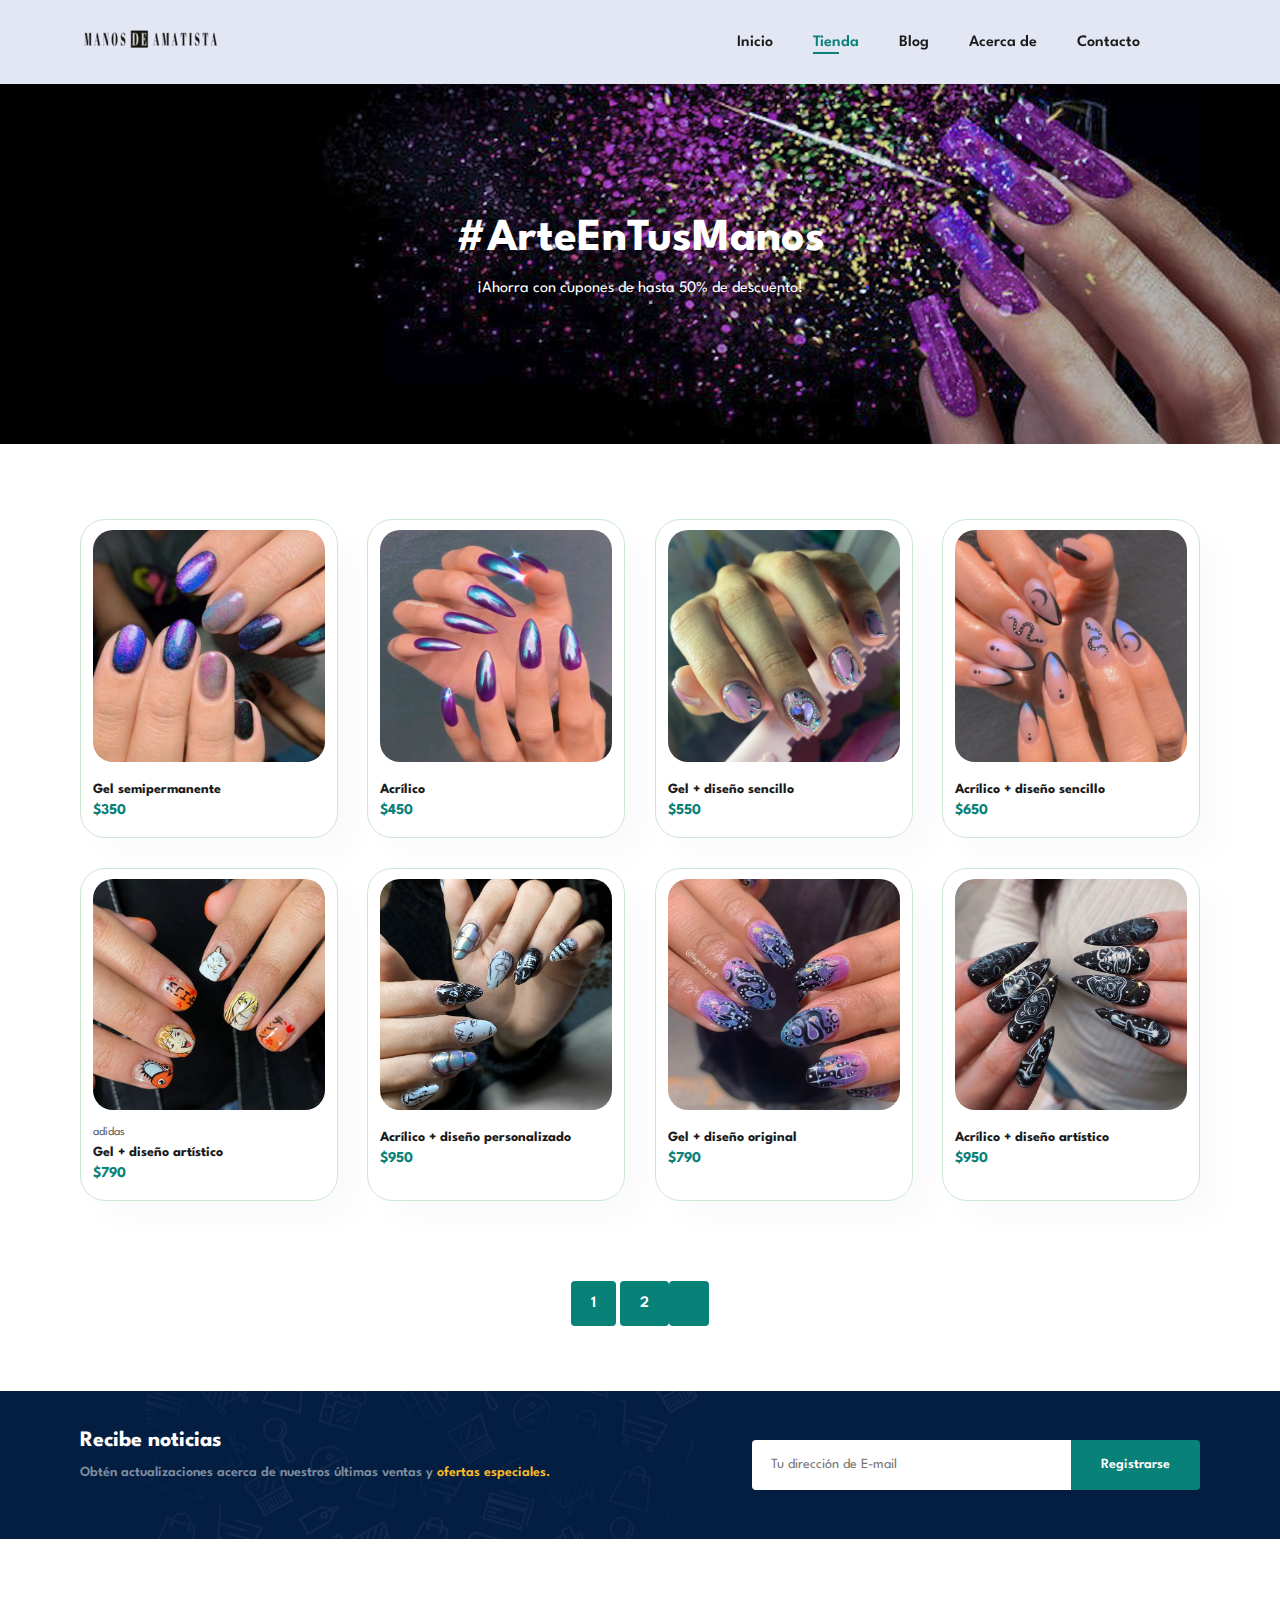
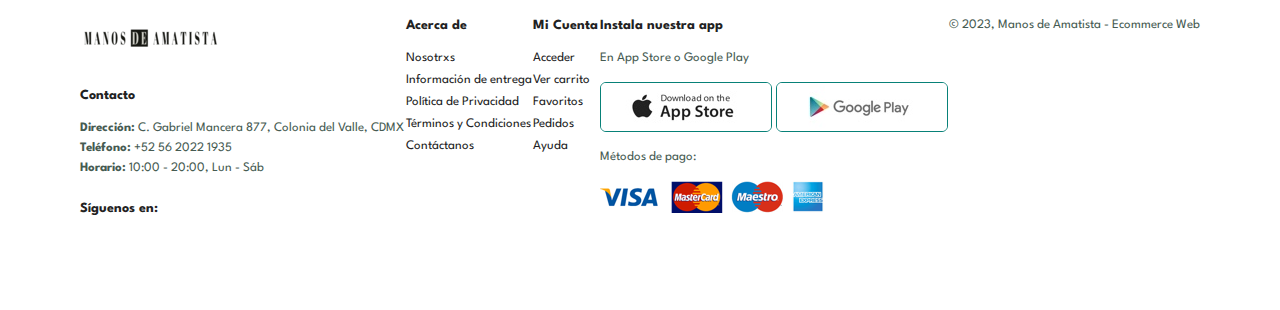
<file: shop.html>
<!DOCTYPE html>
<html lang="en">

    <head>
        <meta charset="UTF-8">
        <meta http-equiv="X-UA-Compatible" content="IE=edge">
        <meta name="viewport" content="width=device-width, initial-scale=1.0">
        <title>Manos de Amatista</title>
        <link rel="stylesheet" href="https://cdnjs.cloudflare.com/ajax/libs/font-awesome/6.4.0/css/all.min.css" 
        integrity="sha512-iecdLmaskl7CVkqkXNQ/ZH/XLlvWZOJyj7Yy7tcenmpD1ypASozpmT/E0iPtmFIB46ZmdtAc9eNBvH0H/ZpiBw==" 
        crossorigin="anonymous" referrerpolicy="no-referrer" />
        <link rel="stylesheet" href="style.css">
    </head>

    <body>
        
        <section id="header"> 
            <a href="#"><img src="img/logo.png" class="logo" alt=""></a>

            <div>
                <ul id="navbar">
                    <li><a href="index.html">Inicio</a></li>
                    <li><a class="active" href="shop.html">Tienda</a></li>
                    <li><a href="blog.html">Blog</a></li>
                    <li><a href="about.html">Acerca de</a></li>
                    <li><a href="contact.html">Contacto</a></li>
                    <li id="lg-bag"><a href="cart.html"><i class="fa-solid fa-bag-shopping"></i></a></li>
                    <a href="#" id="close"><i class="fa-solid fa-xmark"></i></a>
                </ul>
            </div>
            <div id="mobile">    
                <a href="cart.html"><i class="fa-solid fa-bag-shopping"></i></a>
                <i id="bar" class="fas fa-outdent"></i>
            </div>
        </section>

        <section id="page-header">
            <h2>#ArteEnTusManos</h2> 
            <p>¡Ahorra con cupones de hasta 50% de descuento!</p>
            
        </section>

        <section id="product1" class="section-p1">
            <div class="pro-container">
                <div class="pro" onclick="window.location.href='sproduct.html';">
                    <img src="img/products/f1.jpg" alt="">
                    <div class="des">
                        
                        <h5>Gel semipermanente</h5>
                        <div class="star">
                            <i class="fas fa-star"></i>
                            <i class="fas fa-star"></i>
                            <i class="fas fa-star"></i>
                            <i class="fas fa-star"></i>
                            <i class="fas fa-star"></i>         
                        </div>
                        <h4>$350</h4>
                    </div> 
                          
                </div>
                <div class="pro">
                    <img src="img/products/f2.jpg" alt="">
                    <div class="des">
                    
                        <h5>Acrílico</h5>
                        <div class="star">
                            <i class="fas fa-star"></i>
                            <i class="fas fa-star"></i>
                            <i class="fas fa-star"></i>
                            <i class="fas fa-star"></i>
                            <i class="fas fa-star"></i>         
                        </div>
                        <h4>$450</h4>
                    </div> 
                       
                </div>
                <div class="pro">
                    <img src="img/products/f3.jpg" alt="">
                    <div class="des">
                      
                        <h5>Gel + diseño sencillo</h5>
                        <div class="star">
                            <i class="fas fa-star"></i>
                            <i class="fas fa-star"></i>
                            <i class="fas fa-star"></i>
                            <i class="fas fa-star"></i>
                            <i class="fas fa-star"></i>         
                        </div>
                        <h4>$550</h4>
                    </div> 
                
                </div>
                <div class="pro">
                    <img src="img/products/f4.jpg" alt="">
                    <div class="des">
                        
                        <h5>Acrílico + diseño sencillo</h5>
                        <div class="star">
                            <i class="fas fa-star"></i>
                            <i class="fas fa-star"></i>
                            <i class="fas fa-star"></i>
                            <i class="fas fa-star"></i>
                            <i class="fas fa-star"></i>         
                        </div>
                        <h4>$650</h4>
                    </div> 
                 
                </div>
                
                <div class="pro">
                    <img src="img/products/n1.jpg" alt="">
                    <div class="des">
                        <span>adidas</span>
                        <h5>Gel + diseño artístico</h5>
                        <div class="star">
                            <i class="fas fa-star"></i>
                            <i class="fas fa-star"></i>
                            <i class="fas fa-star"></i>
                            <i class="fas fa-star"></i>
                            <i class="fas fa-star"></i>         
                        </div>
                        <h4>$790</h4>
                    </div> 
                      
                </div>
                <div class="pro">
                    <img src="img/products/n2.jpg" alt="">
                    <div class="des">
                        
                        <h5>Acrílico + diseño personalizado</h5>
                        <div class="star">
                            <i class="fas fa-star"></i>
                            <i class="fas fa-star"></i>
                            <i class="fas fa-star"></i>
                            <i class="fas fa-star"></i>
                            <i class="fas fa-star"></i>         
                        </div>
                        <h4>$950</h4>
                    </div> 
                    
                </div>
                <div class="pro">
                    <img src="img/products/n3.jpg" alt="">
                    <div class="des">
                        
                        <h5>Gel + diseño original</h5>
                        <div class="star">
                            <i class="fas fa-star"></i>
                            <i class="fas fa-star"></i>
                            <i class="fas fa-star"></i>
                            <i class="fas fa-star"></i>
                            <i class="fas fa-star"></i>         
                        </div>
                        <h4>$790</h4>
                    </div> 
                   
                </div>
                <div class="pro">
                    <img src="img/products/n4.jpg" alt="">
                    <div class="des">
                       
                        <h5>Acrílico + diseño artístico</h5>
                        <div class="star">
                            <i class="fas fa-star"></i>
                            <i class="fas fa-star"></i>
                            <i class="fas fa-star"></i>
                            <i class="fas fa-star"></i>
                            <i class="fas fa-star"></i>         
                        </div>
                        <h4>$950</h4>
                    </div> 
          
                </div>
                
            </div>
        </section>

        <section id="pagination" class="section-p1">
            <a href="#">1</a>
            <a href="#">2</a>
            <a href="#"><i class="fa-solid fa-arrow-right"></i></a>
        </section>

        <section id="newsletter" class="section-p1 section-m1">
            <div class="newstext">
                <h4>Recibe noticias</h4>
                <p>Obtén actualizaciones acerca de nuestros últimas ventas y <span>ofertas especiales.</span> </p>
            </div>
            <div class="form">
                <input type="text" placeholder="Tu dirección de E-mail">
                <button class="normal">Registrarse</button>
            </div>
        </section>

        <footer class="section-p1">
            <div class="col">
                <img class="logo" src="img/logo.png" alt="">
                <h4>Contacto</h4>
                <p><strong>Dirección: </strong> C. Gabriel Mancera 877, Colonia del Valle, CDMX</p>
                <p><strong>Teléfono: </strong> +52 56 2022 1935</p>
                <p><strong>Horario: </strong> 10:00 - 20:00, Lun - Sáb</p>
                <div class="follow">
                    <h4>Síguenos en:</h4>
                    <div class="icon">
                        <i class="fab fa-facebook-f"></i>
                        <i class="fab fa-twitter"></i>
                        <i class="fab fa-instagram"></i>
                        <i class="fab fa-pinterest"></i>
                        <i class="fab fa-youtube"></i>
                    </div>
                </div>
            </div>

            <div class="col">
                <h4>Acerca de</h4>
                <a href="#">Nosotrxs</a>
                <a href="#">Información de entrega</a>
                <a href="#">Política de Privacidad</a>
                <a href="#">Términos y Condiciones</a>
                <a href="#">Contáctanos</a>
            </div>

            <div class="col">
                <h4>Mi Cuenta</h4>
                <a href="#">Acceder</a>
                <a href="#">Ver carrito</a>
                <a href="#">Favoritos</a>
                <a href="#">Pedidos </a>
                <a href="#">Ayuda</a>
            </div>

            <div class="col install">
                <h4>Instala nuestra app</h4>
                <p>En App Store o Google Play</p>
                <div class="row">
                    <img src="img/pay/app.jpg" alt="">
                    <img src="img/pay/play.jpg" alt="">
                </div>
                <p>Métodos de pago:</p>
                <img src="img/pay/pay.png" alt="">
            </div>

            <div class="derechos de autor">
                <p>© 2023, Manos de Amatista - Ecommerce Web</p>
            </div>
        </footer>

        <script src="script.js"></script>
    </body>

</html>
</file>
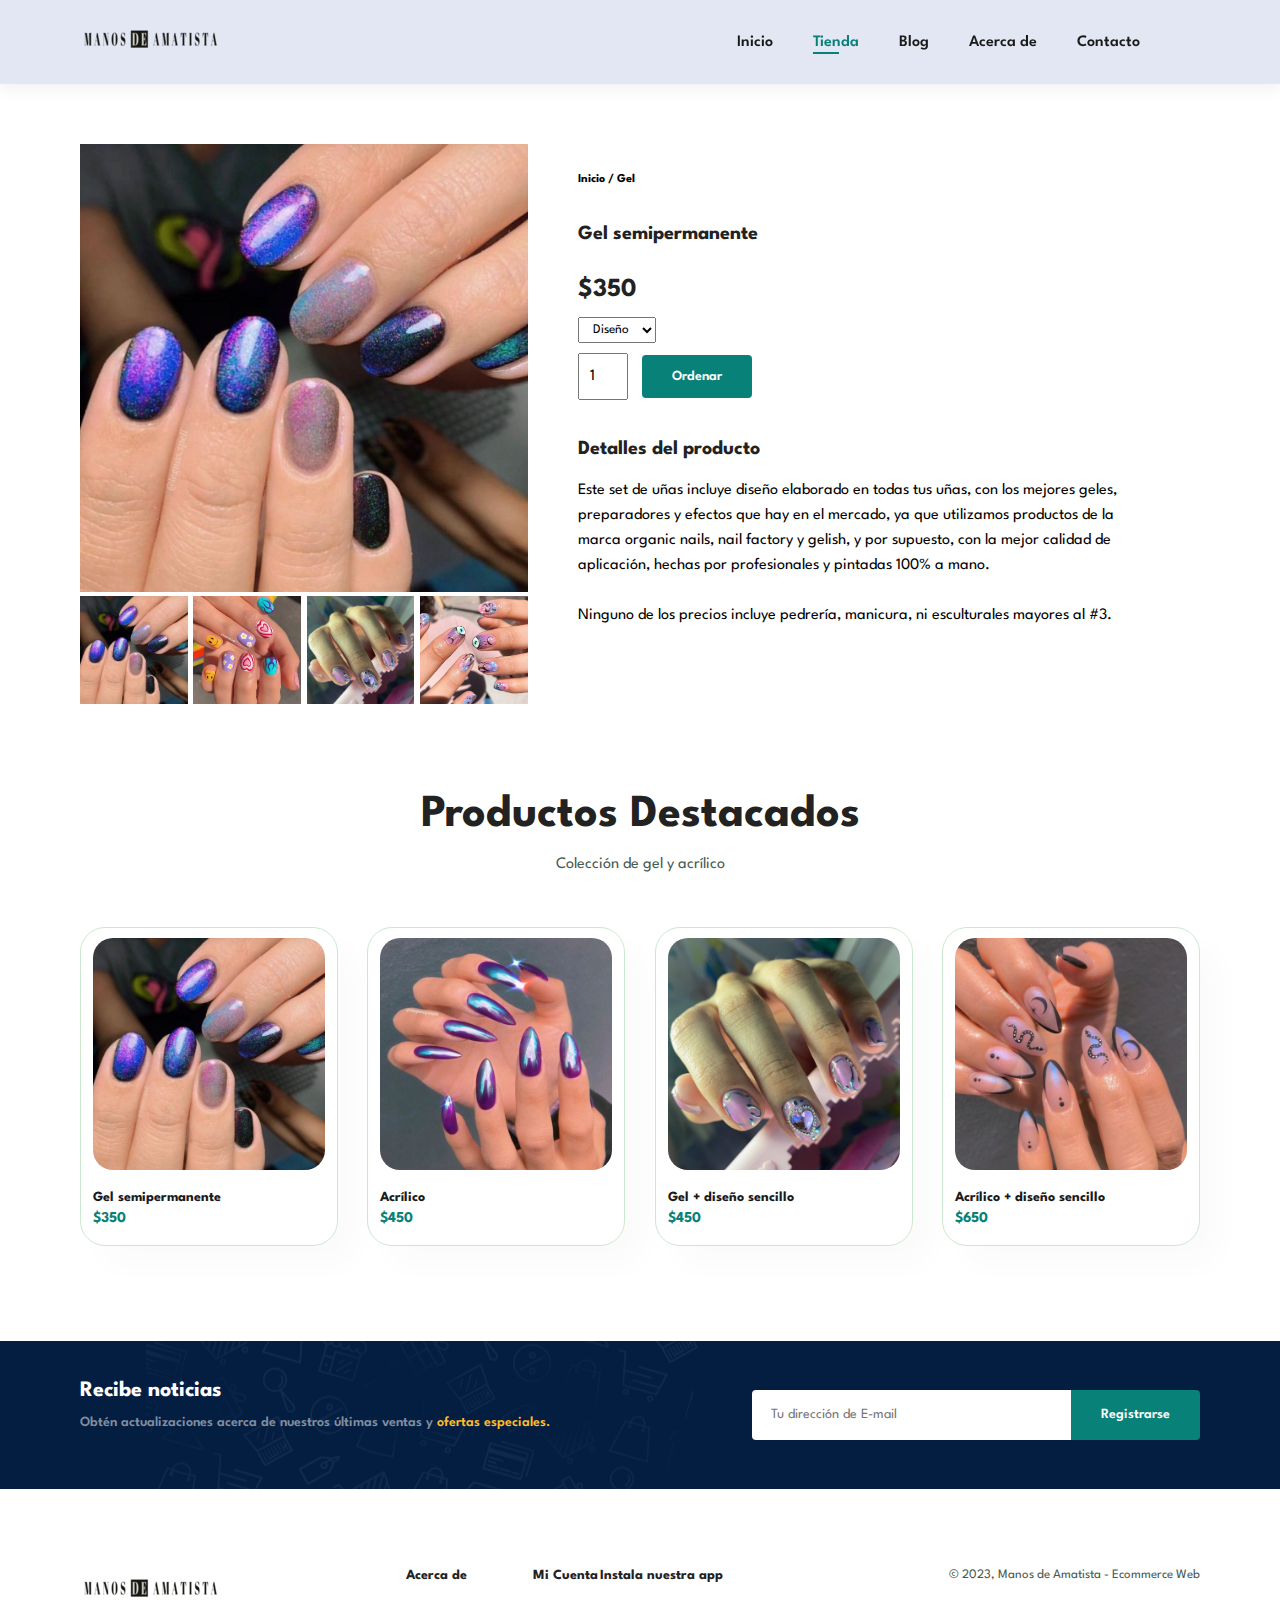
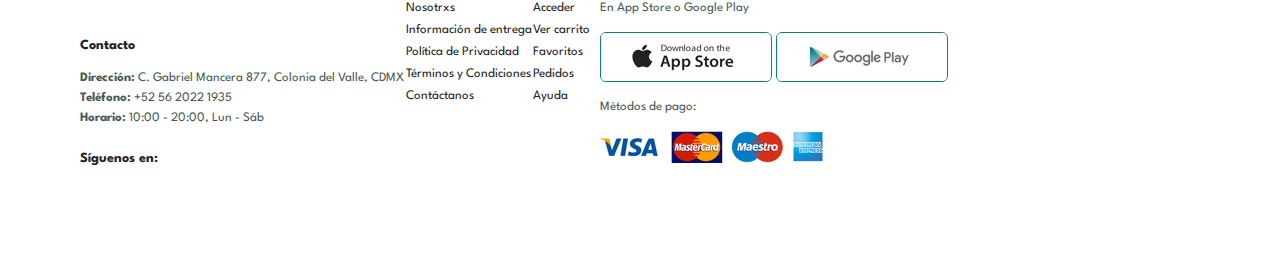
<file: sproduct.html>
<!DOCTYPE html>
<html lang="en">

    <head>
        <meta charset="UTF-8">
        <meta http-equiv="X-UA-Compatible" content="IE=edge">
        <meta name="viewport" content="width=device-width, initial-scale=1.0">
        <title>Manos de Amatista</title>
        <link rel="stylesheet" href="https://cdnjs.cloudflare.com/ajax/libs/font-awesome/6.4.0/css/all.min.css" 
        integrity="sha512-iecdLmaskl7CVkqkXNQ/ZH/XLlvWZOJyj7Yy7tcenmpD1ypASozpmT/E0iPtmFIB46ZmdtAc9eNBvH0H/ZpiBw==" 
        crossorigin="anonymous" referrerpolicy="no-referrer" />
        <link rel="stylesheet" href="style.css">
    </head>

    <body>
        
        <section id="header"> 
            <a href="#"><img src="img/logo.png" class="logo" alt=""></a>

            <div>
                <ul id="navbar">
                    <li><a href="index.html">Inicio</a></li>
                    <li><a class="active" href="shop.html">Tienda</a></li>
                    <li><a href="blog.html">Blog</a></li>
                    <li><a href="about.html">Acerca de</a></li>
                    <li><a href="contact.html">Contacto</a></li>
                    <li id="lg-bag"><a href="cart.html"><i class="fa-solid fa-bag-shopping"></i></a></li>
                    <a href="#" id="close"><i class="fa-solid fa-xmark"></i></a>
                </ul>
            </div>
            <div id="mobile">    
                <a href="cart.html"><i class="fa-solid fa-bag-shopping"></i></a>
                <i id="bar" class="fas fa-outdent"></i>
            </div>
        </section>

        <section id="prodetails" class="section-p1">
            <div class="single-pro-image">
                <img src="img/products/f1.jpg" width="100%" id="MainImg" alt="">

                <div class="small-img-group">
                    <div class="small-img-col">
                        <img src="img/products/f1.jpg" width="100%" class="small-img" alt="">
                    </div>
                    <div class="small-img-col">
                        <img src="img/products/n10.jpg" width="100%" class="small-img" alt="">
                    </div>
                    <div class="small-img-col">
                        <img src="img/products/f3.jpg" width="100%" class="small-img" alt="">
                    </div>
                    <div class="small-img-col">
                        <img src="img/products/n11.jpg" width="100%" class="small-img" alt="">
                    </div>
                </div>
            </div>

            <div class="single-pro-details">
                <h6>Inicio / Gel</h6>
                <h4>Gel semipermanente</h4>
                <h2>$350</h2>
                <select>
                    <option>Diseño</option>
                    <option>1</option>
                    <option>2</option>
                    <option>3</option>
                    <option>4</option>
                </select>
                <input type="number" value="1">
                <button class="normal">Ordenar</button>
                <h4>Detalles del producto</h4>
                <span>Este set de uñas incluye diseño elaborado en todas tus 
                    uñas, con los mejores geles, preparadores y efectos que 
                    hay en el mercado, ya que utilizamos productos de la marca
                     organic nails, nail factory y gelish, y por supuesto, con
                      la mejor calidad de aplicación, hechas por profesionales y 
                      pintadas 100% a mano. <br><br>Ninguno de los precios incluye pedrería,
                       manicura, ni esculturales mayores al #3.</span>
            </div>
        </section>

        <section id="product1" class="section-p1">
            <h2>Productos Destacados</h2>
            <p>Colección de gel y acrílico
            </p>
            <div class="pro-container">
                <div class="pro">
                    <img src="img/products/f1.jpg" alt="">
                    <div class="des">
                        
                        <h5>Gel semipermanente</h5>
                        <div class="star">
                            <i class="fas fa-star"></i>
                            <i class="fas fa-star"></i>
                            <i class="fas fa-star"></i>
                            <i class="fas fa-star"></i>
                            <i class="fas fa-star"></i>         
                        </div>
                        <h4>$350</h4>
                    </div> 
                          
                </div>
                <div class="pro">
                    <img src="img/products/f2.jpg" alt="">
                    <div class="des">
                        
                        <h5>Acrílico</h5>
                        <div class="star">
                            <i class="fas fa-star"></i>
                            <i class="fas fa-star"></i>
                            <i class="fas fa-star"></i>
                            <i class="fas fa-star"></i>
                            <i class="fas fa-star"></i>         
                        </div>
                        <h4>$450</h4>
                    </div> 
                          
                </div>
                <div class="pro">
                    <img src="img/products/f3.jpg" alt="">
                    <div class="des">
                        
                        <h5>Gel + diseño sencillo</h5>
                        <div class="star">
                            <i class="fas fa-star"></i>
                            <i class="fas fa-star"></i>
                            <i class="fas fa-star"></i>
                            <i class="fas fa-star"></i>
                            <i class="fas fa-star"></i>         
                        </div>
                        <h4>$450</h4>
                    </div> 
                          
                </div>
                <div class="pro">
                    <img src="img/products/f4.jpg" alt="">
                    <div class="des">
                        
                        <h5>Acrílico + diseño sencillo</h5>
                        <div class="star">
                            <i class="fas fa-star"></i>
                            <i class="fas fa-star"></i>
                            <i class="fas fa-star"></i>
                            <i class="fas fa-star"></i>
                            <i class="fas fa-star"></i>         
                        </div>
                        <h4>$650</h4>
                    </div> 
                          
                </div>
            </div>
        </section>

        <section id="newsletter" class="section-p1 section-m1">
            <div class="newstext">
                <h4>Recibe noticias</h4>
                <p>Obtén actualizaciones acerca de nuestros últimas ventas y <span>ofertas especiales.</span> </p>
            </div>
            <div class="form">
                <input type="text" placeholder="Tu dirección de E-mail">
                <button class="normal">Registrarse</button>
            </div>
        </section>

        <footer class="section-p1">
            <div class="col">
                <img class="logo" src="img/logo.png" alt="">
                <h4>Contacto</h4>
                <p><strong>Dirección: </strong> C. Gabriel Mancera 877, Colonia del Valle, CDMX</p>
                <p><strong>Teléfono: </strong> +52 56 2022 1935</p>
                <p><strong>Horario: </strong> 10:00 - 20:00, Lun - Sáb</p>
                <div class="follow">
                    <h4>Síguenos en:</h4>
                    <div class="icon">
                        <i class="fab fa-facebook-f"></i>
                        <i class="fab fa-twitter"></i>
                        <i class="fab fa-instagram"></i>
                        <i class="fab fa-pinterest"></i>
                        <i class="fab fa-youtube"></i>
                    </div>
                </div>
            </div>

            <div class="col">
                <h4>Acerca de</h4>
                <a href="#">Nosotrxs</a>
                <a href="#">Información de entrega</a>
                <a href="#">Política de Privacidad</a>
                <a href="#">Términos y Condiciones</a>
                <a href="#">Contáctanos</a>
            </div>

            <div class="col">
                <h4>Mi Cuenta</h4>
                <a href="#">Acceder</a>
                <a href="#">Ver carrito</a>
                <a href="#">Favoritos</a>
                <a href="#">Pedidos </a>
                <a href="#">Ayuda</a>
            </div>

            <div class="col install">
                <h4>Instala nuestra app</h4>
                <p>En App Store o Google Play</p>
                <div class="row">
                    <img src="img/pay/app.jpg" alt="">
                    <img src="img/pay/play.jpg" alt="">
                </div>
                <p>Métodos de pago:</p>
                <img src="img/pay/pay.png" alt="">
            </div>

            <div class="derechos de autor">
                <p>© 2023, Manos de Amatista - Ecommerce Web</p>
            </div>
        </footer>

        <script>
            var MainImg = document.getElementById("MainImg");
            var smallimg = document.getElementsByClassName("small-img");

            smallimg[0].onclick = function(){
                MainImg.src = smallimg[0].src;
            }
            smallimg[1].onclick = function(){
                MainImg.src = smallimg[1].src;
            }
            smallimg[2].onclick = function(){
                MainImg.src = smallimg[2].src;
            }
            smallimg[3].onclick = function(){
                MainImg.src = smallimg[3].src;
            }

        </script>

        <script src="script.js"></script>
    </body>

</html>
</file>
<file: style.css>
@import url("https://fonts.googleapis.com/css2?family=Spartan:wght@100;200;300;400;500;600;700;800;900&display=swap");
* {
  margin: 0;
  padding: 0;
  box-sizing: border-box;
  font-family: "Spartan", sans-serif;
}

html {
  scroll-behavior: smooth;
}

/* Global Styles */

h1 {
  font-size: 50px;
  line-height: 64px;
  color: #222;
}

h2 {
  font-size: 46px;
  line-height: 54px;
  color: #222;
}

h4 {
  font-size: 20px;
  color: #222;
}

h6 {
  font-weight: 700;
  font-size: 12px;
}

p {
  font-size: 16px;
  color: #465b52;
  margin: 15px 0 20px 0;
}

.section-p1 {
  padding: 40px 80px;
}

.section-m1 {
  margin: 40px 0;
}

button.normal{
  font-size: 14px;
  font-weight: 600;
  padding: 15px 30px;
  color: #000;
  background-color: #fff;
  border-radius: 4px;
  cursor: pointer;
  border: none;
  outline: none;
  transition: 0.2s;

}

button.white{
  font-size: 13px;
  font-weight: 600;
  padding: 11px 18px;
  color: #fff;
  background-color: transparent;
  cursor: pointer;
  border: 1px solid #fff;
  outline: none;
  transition: 0.2s;

}

body {
  width: 100%;
}

/* Navbar */

#header{
  display: flex;
  align-items: center;
  justify-content: space-between;
  padding: 20px 80px;
  background-color: #E3E6F3;
  box-shadow: 0 5px 15px rgba(0,0,0, 0.06);
  z-index: 999;
  position: sticky;
  top: 0;
  left: 0;
}

#navbar{
  display: flex;
  align-items: center;
  justify-content: center;

}

#navbar li{
  list-style: none;
  padding: 0 20px;
  position: relative;
}

#navbar li a{
   text-decoration: none;
   font-size: 16px;
   font-weight: 600;
   color: #1a1a1a;
   transition: 0.3s ease;
}

#navbar li a:hover,
#navbar li a.active {
  color: #088178;

}

#navbar li a.active::after,
#navbar li a:hover::after{
  content: "";
  width: 30%;
  height: 2px;
  background-color: #088178;
  position: absolute;
  bottom: -4px;
  left: 20px;
}

#mobile{
  display: flex;
  align-items: center;
  display: none;
}

#close{
  display: none;
}

/* Home Page */

#hero {
  background-image: url(img/hero4.png);
  height: 90vh;
  width: 100%;
  background-size: cover;
  background-position: top 25% right 0;
  padding: 0 80px;
  display: flex;
  flex-direction: column;
  align-items: flex-start;
  justify-content: center;
}

#hero h4 {
  padding-bottom: 15px;

}

#hero h1 {
  color: #088178;
}

#hero p {
  font-size: 16px;
}

#hero button {
  background-image: url("img/button.png");
  background-color: transparent;
  color: #088178;
  border: 0;
  padding: 14px 80px 14px 65px;
  background-repeat: no-repeat;
  cursor: pointer;
  font-weight: 700;
  font-size: 15px;
}

#feature{
  display: flex;
  align-items: center;
  justify-content: space-between;
  flex-wrap: wrap;
}

#feature .fe-box {
  width: 180px;
  text-align: center;
  padding: 25px 15px;
  box-shadow: 20px 20px 34px rgba(0, 0, 0, 0.03);
  border: 1px solid #cce7d0;
  border-radius: 4px;
  margin: 15px 0;
}

#feature .fe-box:hover{
  box-shadow: 10px 10px 54px rgba(70, 62, 221, 0.1);
}

#feature .fe-box img{
  width: 100%;
  margin-bottom: 10px;
}

#feature .fe-box h6 {
  display: inline-block;
  padding: 9px 8px 6px 8px;
  line-height: 1;
  border-radius: 4px;
  color: #088178;
  background-color: #fddde4;
}

#feature .fe-box:nth-child(2) h6{
  background-color: #cdebbc ;
}

#feature .fe-box:nth-child(3) h6{
  background-color: #d1e8f2 ;
}

#feature .fe-box:nth-child(4) h6{
  background-color: #cdd4f8 ;
}

#feature .fe-box:nth-child(5) h6{
  background-color: #f6dbf6 ;
}

#feature .fe-box:nth-child(6) h6{
  background-color: #fff2e5 ;
}

#product1{
  text-align: center;
}

#product1 .pro-container{
  display: flex;
  justify-content: space-between;
  padding-top: 20px;
  flex-wrap: wrap;
}

#product1 .pro {
  width: 23%;
  min-width: 250px;
  padding: 10px 12px;
  border: 1px solid #cce7d0;
  border-radius: 25px;
  cursor: pointer;
  box-shadow: 20px 20px 30px rgba(0, 0, 0, 0.02);
  margin: 15px 0;
  transition: 0.2s ease;
  position: relative;
}

#product1 .pro:hover{
  box-shadow: 20px 20px 30px rgba(0, 0, 0, 0.06);
}

#product1 .pro img{
  width: 100%;
  border-radius: 20px;
}

#product1 .pro .des{
  text-align: start;
  padding: 10px 0;

}

#product1 .pro .des span{
  color: #606063;
  font-size: 12px;
}

#product1 .pro .des h5{
  padding-top: 7px;
  color: #1a1a1a;
  font-size: 14px;
}

#product1 .pro .des i{
  font-size: 12px;
  color: rgb(243, 181, 25);
}

#product1 .pro .des h4{
  padding-top: 7px;
  font-size: 15px;
  font-weight: 700;
  color: #088178;
}

#product1 .pro .cart{
  width: 40px;
  height: 40px;
  line-height: 40px;
  border-radius: 50px;
  background-color: #e8f6ea;
  font-weight: 500;
  color: #088178;
  border: 1px solid #cce7d0;
  position: absolute;
  bottom: 20px;
  right: 10px;
}

#banner{
  display: flex;
  flex-direction: column;
  justify-content: center;
  align-items: center;
  text-align: center;
  background-image: url(img/banner/b2.jpg);
  width: 100%;
  height: 40vh;
  background-size: cover;
  background-position: center;
}

#banner h4{
  color: #fff;
  font-size: 16px;
}

#banner.section-m1 h4{
  color: #606063;
}

#banner h2{
  color: #fff;
  font-size: 30px;
  padding: 10px 0;
}

#banner h2 span{
  color: #ef3636;
}

#banner button:hover{
  background-color: #088178;
  color: #fff;

}

#sm-banner {
  display: flex;
  justify-content: space-between;
  flex-wrap: wrap;
}

#sm-banner .banner-box{
  display: flex;
  flex-direction: column;
  justify-content: center;
  align-items: flex-start; 
  background-image: url(img/banner/b17.jpg);
  min-width: 540px;
  height: 50vh;
  background-size: cover;
  background-position: center;
  padding: 30px;
}

#sm-banner .banner-box2{
  background-image: url(img/banner/b10.jpg);
}

#sm-banner h4{
  color: #fff;
  font-size: 20px;
  font-weight: 300;
}

#sm-banner h2{
  color: #fff;
  font-size: 28px;
  font-weight: 800;
}

#sm-banner span{
  color: #fff;
  font-size: 14px;
  font-weight: 500;
  padding-bottom: 15px;
}

#sm-banner .banner-box:hover button{
  background: #088178;
  border: 1px solid #088178;
}

#banner3{
  display: flex;
  justify-content: space-between;
  flex-wrap: wrap;
  padding: 0 80px;
}

#banner3 .banner-box{
  display: flex;
  flex-direction: column;
  justify-content: center;
  align-items: flex-start; 
  background-image: url(img/banner/b7.jpg);
  min-width: 30%;
  height: 30vh;
  background-size: cover;
  background-position: center;
  padding: 20px;
  margin-bottom: 20px;
}

#banner3 .banner-box2{
  background-image: url(img/banner/b4.jpg);
}

#banner3 .banner-box3{
  background-image: url(img/banner/b18.jpg);
}

#banner3 h2{
  color: #fff;
  font-weight: 900;
  font-size: 22px;
}

#banner3 h3{
  color: #ec544e;
  font-weight: 800;
  font-size: 15px;
}

#newsletter{
  display: flex;
  justify-content: space-between;
  flex-wrap: wrap;
  align-items: center;
  background-image: url(img/banner/b14.png);
  background-repeat: no-repeat;
  background-position: 20% 30%;
  background-color: #041e42;
}

#newsletter h4{
  font-size: 22px;
  font-weight: 700;
  color: #fff;
}

#newsletter p{
  font-size: 14px;
  font-weight: 600;
  color: #818ea0;
}

#newsletter p span{
  color: #ffbd27;
}

#newsletter .form{
  display: flex;
  width: 40%;
}

#newsletter input{
  height: 3.125rem;
  padding: 0 1.25em;
  font-size: 14px;
  width: 100%;
  border: 1px solid transparent;
  border-radius: 4px;
  outline: none;
  border-top-right-radius: 0;
  border-bottom-right-radius: 0;
}

#newsletter button{
  background-color: #088178;
  color: #fff;
  white-space: nowrap;
  border-top-left-radius: 0;
  border-bottom-left-radius: 0;
}

footer{
  display: flex;
  flex-wrap: wrap;
  justify-content: space-between;
}

footer .col{
  display: flex;
  flex-direction: column;
  align-items: flex-start;
  margin-bottom: 20px;
}

footer .logo{
  margin-bottom: 30px;
}

footer h4{
  font-size: 14px;
  padding-bottom: 20px;
}

footer p{
  font-size: 13px;
  margin: 0 0 8px 0;
}

footer a {
  font-size: 13px;
  text-decoration: none;
  color: #222;
  margin-bottom: 10px;
}

footer .follow{
  margin-top: 20px;
}

footer .follow i{
  color: #465b52;
  padding-right: 4px;
  cursor: pointer;
}

footer .install .row img{
  border: 1px solid #088178;
  border-radius: 6px;
}

footer .install img{
  margin: 10px 0 15px 0;
}

footer .follow i:hover,
footer a:hover{
  color: #088178;
}

footer .copyright{
  width: 100%;
  text-align: center;
}

/* Shop Page */

#page-header{
  background-image: url("img/banner/b1.jpg");
  width: 100%;
  height: 40vh;
  background-size: cover;
  display: flex;
  justify-content: center;
  text-align: center;
  flex-direction: column;
  padding: 14px;

}

#page-header h2,
#page-header p{
  color: #fff;
}

#pagination{
  text-align: center; 
}

#pagination a{
  text-decoration: none;
  background-color: #088178;
  padding: 15px 20px;
  border-radius: 4px;
  color: #fff;
  font-weight: 600;
}

#pagination a i{
  font-size: 16px;
  font-weight: 600;
}


/* Single Product */

#prodetails{
  display: flex;
  margin-top: 20px;
}

#prodetails .single-pro-image{
  width: 40%;
  margin-right: 50px;
}

.small-img-group{
  display: flex;
  justify-content: space-between;
}

.small-img-col{
  flex-basis: 24%;
  cursor: pointer;
}

#prodetails .single-pro-details{
  width: 50%;
  padding-top: 30px;
}

#prodetails .single-pro-details h4{
  padding: 40px 0 20px 0;
}

#prodetails .single-pro-details h2{
  font-size: 26px;
}

#prodetails .single-pro-details select{
  display: block;
  padding: 5px 10px;
  margin-bottom: 10px;
}

#prodetails .single-pro-details input{
  width: 50px;
  height: 47px;
  padding-left: 10px;
  font-size: 16px;
  margin-right: 10px;
}

#prodetails .single-pro-details input:focus{
  outline: none;
}

#prodetails .single-pro-details button{
  background: #088178;
  color: #fff;
}

#prodetails .single-pro-details span{
  line-height: 25px;

}

/* Blog Page */

#page-header.blog-header{
  background-image: url(img/banner/b19.jpg);
}

#blog{
  padding: 150px 150px 0 150px;

}

#blog .blog-box{
  display: flex;
  align-items: center;
  width: 100%;
  position: relative;
  padding-bottom: 90px;
}

#blog .blog-img{
  width: 50%;
  margin-right: 40px;
}

#blog img{
  width: 100%;
  height: 300px;
  object-fit: cover;
}

#blog .blog-details{
  width: 50%;
}

#blog .blog-details a{
  text-decoration: none;
  font-size: 11px;
  color: #000;
  font-weight: 700;
  position: relative;
  transition: 0.3s;
}

#blog .blog-details a::after{
  content: "";
  width: 50px;
  height: 1px;
  background-color: #000;
  position: absolute;
  top: 4px;
  right: -60px;
}

#blog .blog-details a:hover{
  color: #088178;
}

#blog .blog-details a:hover::after{
  background-color: #088178;
}

#blog .blog-box h1{
  position: absolute;
  top: -40px;
  left: 0;
  font-size: 70px;
  font-weight: 700;
  color: #c9cbce;
  z-index: -9;
}

/* About Page */

#page-header.about-header{
  background-image: url(img/about/banner.png);
}

#about-head{
  display: flex;
  align-items: center;
}

#about-head img{
  width: 50%;
  height: auto;
}

#about-head div{
  padding-left: 40px;
}

#about-app{
  text-align: center;
}

#about-app .video{
  width: 70%;
  height: 100%;
  margin: 30px auto 0 auto;
}

#about-app .video video{
  width: 50%;
  height: 100%;
  border-radius: 20px;
}

/* Contact Page */

#contact-details{
  display: flex;
  align-items: center;
  justify-content: space-between;
}

#contact-details .details{
  width: 40%;
}

#contact-details .details span,
#form-details form span{
  font-size: 12px;
}

#contact-details .details h2,
#form-details form h2{
  font-size: 26px;
  line-height: 35px;
  padding: 20px 0;
}

#contact-details .details h3{
  font-size: 16px;
  padding-bottom: 15px;
}

#contact-details .details li{
  list-style: none;
  display: flex;
  padding: 10px 0;
}

#contact-details .details li i{
  font-size: 14px;
  padding-right: 22px;
}

#contact-details .details li p{
  margin: 0;
  font-size: 14px;
}

#contact-details .map{
  width: 55%;
  height: 400px;
}

#contact-details .map iframe{
  width: 100%;
  height: 100%;
}

#form-details{
  display: flex;
  justify-content: space-between;
  margin: 30px;
  padding: 80px;
  border: 1px solid #e1e1e1;
}

#form-details form{
  width: 65%;
  display: flex;
  flex-direction: column;
  align-items: flex-start;
}

#form-details form input,
#form-details form textarea{
  width: 100%;
  padding: 12px 15px;
  outline: none;
  margin-bottom: 20px;
  border: 1px solid #e1e1e1;
}

#form-details form button{
  background-color: #088178;
  color: #fff;
}

#form-details .people div{
  padding-bottom: 25px;
  display: flex;
  align-items: flex-start;
}

#form-details .people div img{
  width: 65px;
  height: 65px;
  object-fit: cover;
  margin-right: 15px;
  border-radius: 40px;
}

#form-details .people div p{
  margin: 0;
  font-size: 13px;
  line-height: 25px;
}

#form-details .people div span{
  display: block;
  font-size: 16px;
  font-weight: 600;
  color: #000;
}

/* Cart Page */

#cart{
  overflow-x: auto;
}

#cart table{
  width: 100%;
  border-collapse: collapse;
  table-layout: fixed;
  white-space: nowrap;
}

#cart table img{
  width: 70%;
}

#cart table td:nth-child(1){
  width: 100px;
  text-align: center;
}

#cart table td:nth-child(2){
  width: 150px;
  text-align: center;
}

#cart table td:nth-child(3){
  width: 250px;
  text-align: center;
}

#cart table td:nth-child(4),
#cart table td:nth-child(5),
#cart table td:nth-child(6){
  width: 150px;
  text-align: center;
}

#cart table td:nth-child(5) input{
  width: 70px;
  padding: 10px 5px 10px 15px;
}

#cart table thead{
  border: 1px solid #e2e9e1;
  border-left: none;
  border-right: none;
}

#cart table thead td{
  font-weight: 700;
  text-transform: uppercase;
  font-size: 13px;
  padding: 18px 0;
}

#cart table tbody tr td{
  padding-top: 15px;
}

#cart table tbody td{
  font-size: 13px;
}

#cart-add{
  display: flex;
  flex-wrap: wrap;
  justify-content: space-between;
}

#coupon{
  width: 50%;
  margin-bottom: 30px;
}

#coupon h3,
#subtotal h3{
  padding-bottom: 15px;
}

#coupon input{
  padding: 10px 20px;
  outline: none;
  width: 60%;
  margin-right: 10px;
  border: 1px solid #e2e9e1;
}

#coupon button,
#subtotal button{
  background-color: #088178;
  color: #fff;
  padding: 12px 20px;
}

#subtotal{
  width: 50%;
  margin-bottom: 30px;
  border: 1px solid #e2e9e1;
  padding: 30px;
}

#subtotal table{
  border-collapse: collapse;
  width: 100%;
  margin-bottom: 20px;
}

#subtotal table td{
  width: 50%;
  border: 1px solid #e2e9e1;
  padding: 10px;
  font-size: 13px;
}

/* Start Media Query */

@media (max-width: 799px){
  
  .section-p1{
    padding: 40px 40px;
  }

  #navbar{
    display: flex;
    flex-direction: column;
    align-items: flex-start;
    justify-content: flex-start;
    position: fixed;
    top: 0;
    right: -300px;
    height: 100vh;
    width: 300px;
    background-color: #E3E6F3;
    box-shadow: 0 40px 60px rgba(0, 0, 0, 0.1);
    padding: 80px 0 0 10px;
    transition: 0.3s;
  }

  #navbar.active{
    right: 0px;
  }

  #navbar li{
    margin-bottom: 25px;
  }

  #mobile{
    display: flex;
    align-items: center;
  }

  #mobile i{
    color:#1a1a1a;
    font-size: 24px;
    padding-left: 20px;
  }

  #close{
    display: initial;
    position: absolute;
    top: 30px;
    left: 30px;
    color: #222;
    font-size: 24px;
  }

  #lg-bag{
    display: none;
  }

  #hero {
    height: 70vh;
    padding: 0 80px;
    background-position: top 30% right 30%;
  }

  #feature{
    justify-content: center;
  }

  #feature .fe-box{
    margin: 15px 15px;
  }

  #product1 .pro-container{
    justify-content: center;
  }

  #product1 .pro{
    margin: 15px;
  }

  #banner{
    height: 20vh;
  }

  #sm-banner .banner-box{
    min-width: 100%;
    height: 30vh;
  }

  #banner3{
    padding: 0 40px;
  }

  #banner3 .banner-box{
    width: 28%;
  }

  #newsletter .form{
    width: 70%;
  }

  /* Contact Page */

  #form-details{
    padding: 40px;
  }

  #form-details form{
    width: 50%;
  }

}

@media(max-width: 477px){

  .section-p1{
    padding: 20px;
  }

  #header{
    padding: 10px 30px;
  }

  h1{
    font-size: 38px;
  }

  h2{
    font-size: 32px;
  }

  #hero{
    padding: 0 20px;
    background-position: 55%;
  }

  #feature{
    justify-content: space-between;
  }

  #feature .fe-box{
    width: 155px;
    margin: 0 0 15px 0;
  }

  #product1 .pro{
    width: 100%;
  }

  #banner{
    height: 40vh;
  }

  #sm-banner .banner-box{
    height: 40vh;
  }

  #sm-banner .banner-box2{
    margin-top: 20px;
  }

  #banner3{
    padding: 0 20px;
  }

  #banner3 .banner-box{
    width: 100%;
  }

  #newsletter {
    padding: 40px 20px;
  }

  #newsletter .form{
    width: 100%;
  }

  footer .copyright{
    text-align: start;
  }

  /* Single Product */

  #prodetails {
    display: flex;
    flex-direction: column;
  }

  #prodetails .single-pro-image{
    width: 100%;
    margin-right: 0px;
  }

  #prodetails .single-pro-details{
    width: 100%;
  }

  /* Blog Page */

  #blog{
    padding: 100px 20px 0 20px;
  }

  #blog .blog-box{
    display: flex;
    flex-direction: column;
    align-items: flex-start;
  }

  #blog .blog-img{
    width: 100%;
    margin-right: 0px;
    margin-bottom: 30px;
  }

  #blog .blog-details{
    width: 100%;
  }

  /* About Page */

  #about-head{
    flex-direction: column;
  }

  #about-head img{
    width: 100%;
    margin-bottom: 20px;
  }

  #about-head div{
    padding-left: 0px;
  }

  #about-app .video{
    width: 100%;
  }

  /* Contact Page */

  #contact-details{
    flex-direction: column;
  }

  #contact-details .details{
    width: 100%;
    margin-bottom: 30px;
  }

  #contact-details .map{
    width: 100%;
  }
  
  #form-details{
    margin: 10px;
    padding: 30px 10px;
    flex-wrap: wrap;
  }

  #form-details form{
    width: 100%;
    margin-bottom: 30px;
  }

  /* Cart Page */

  #cart-add{
    flex-direction: column;
  }

  #coupon{
    width: 100%;
  }

  #subtotal{
    width: 100%;
    padding: 20px;
  }
}
</file>
